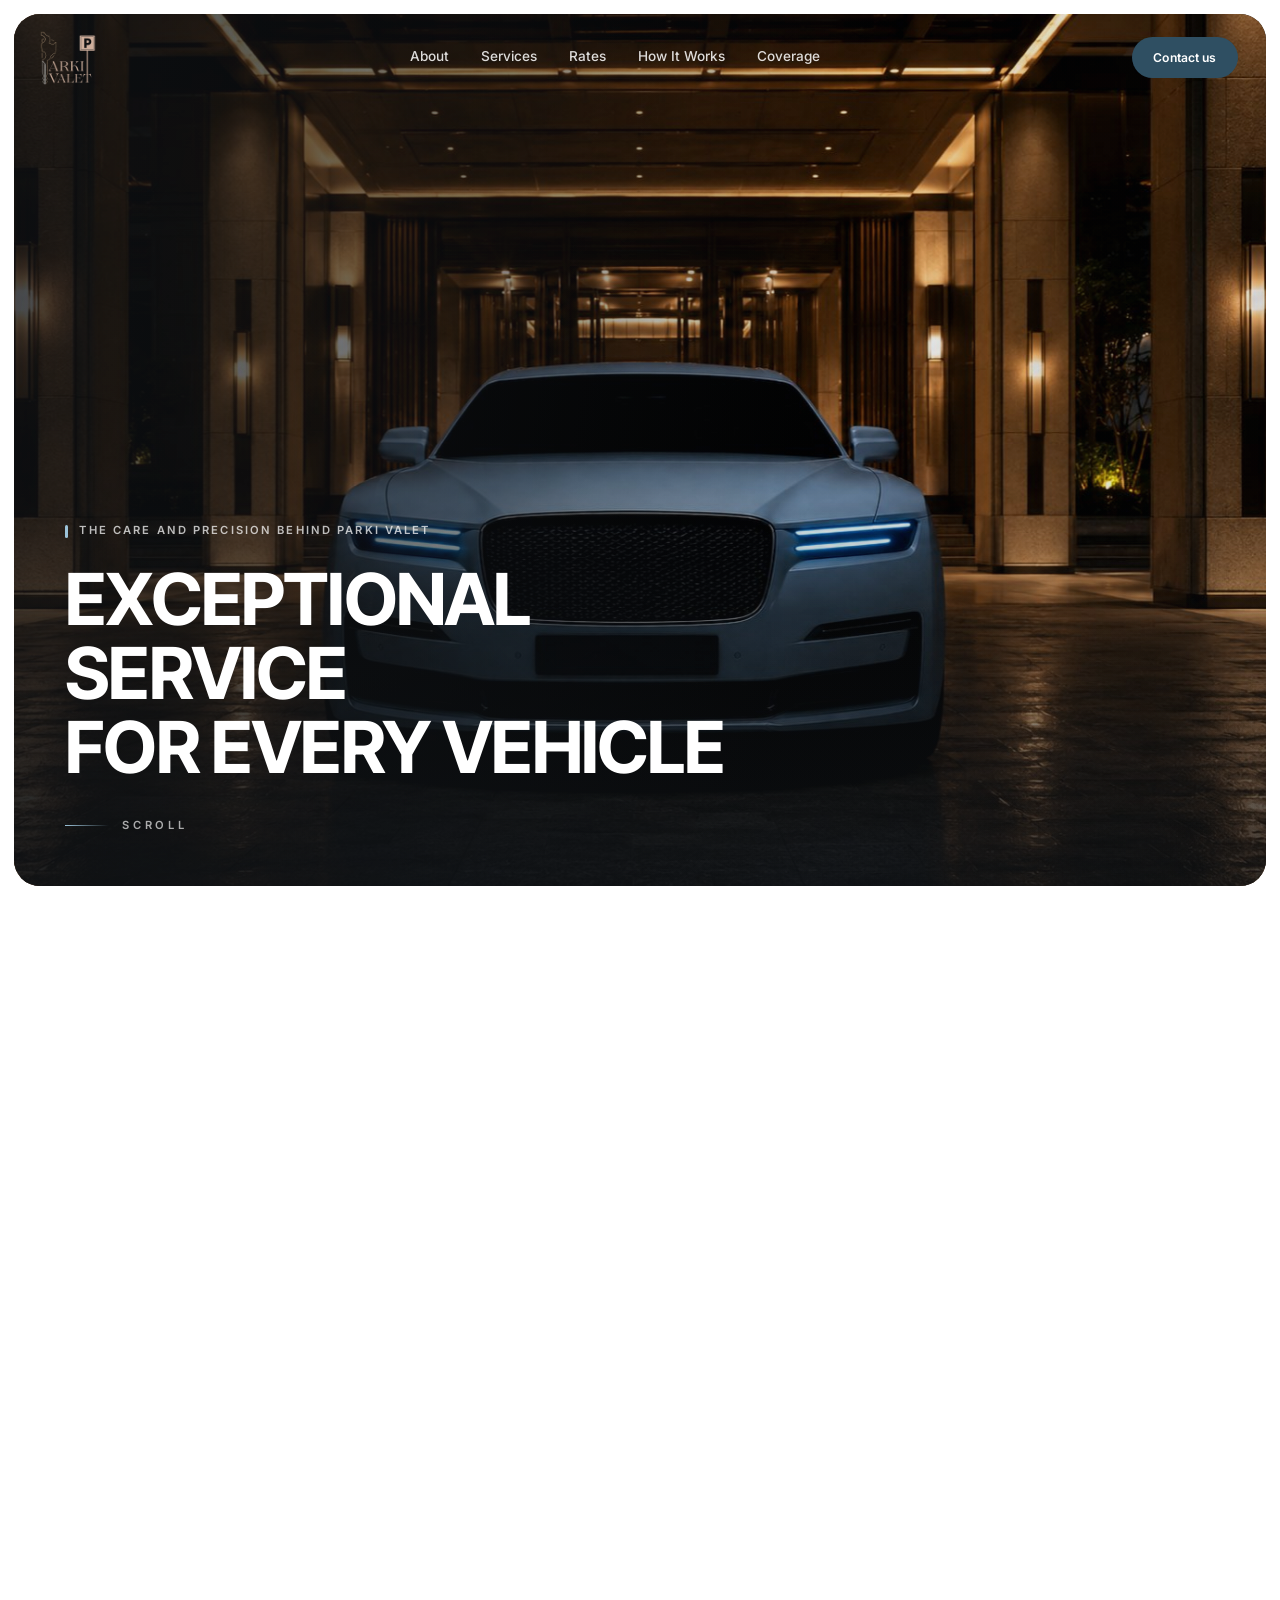
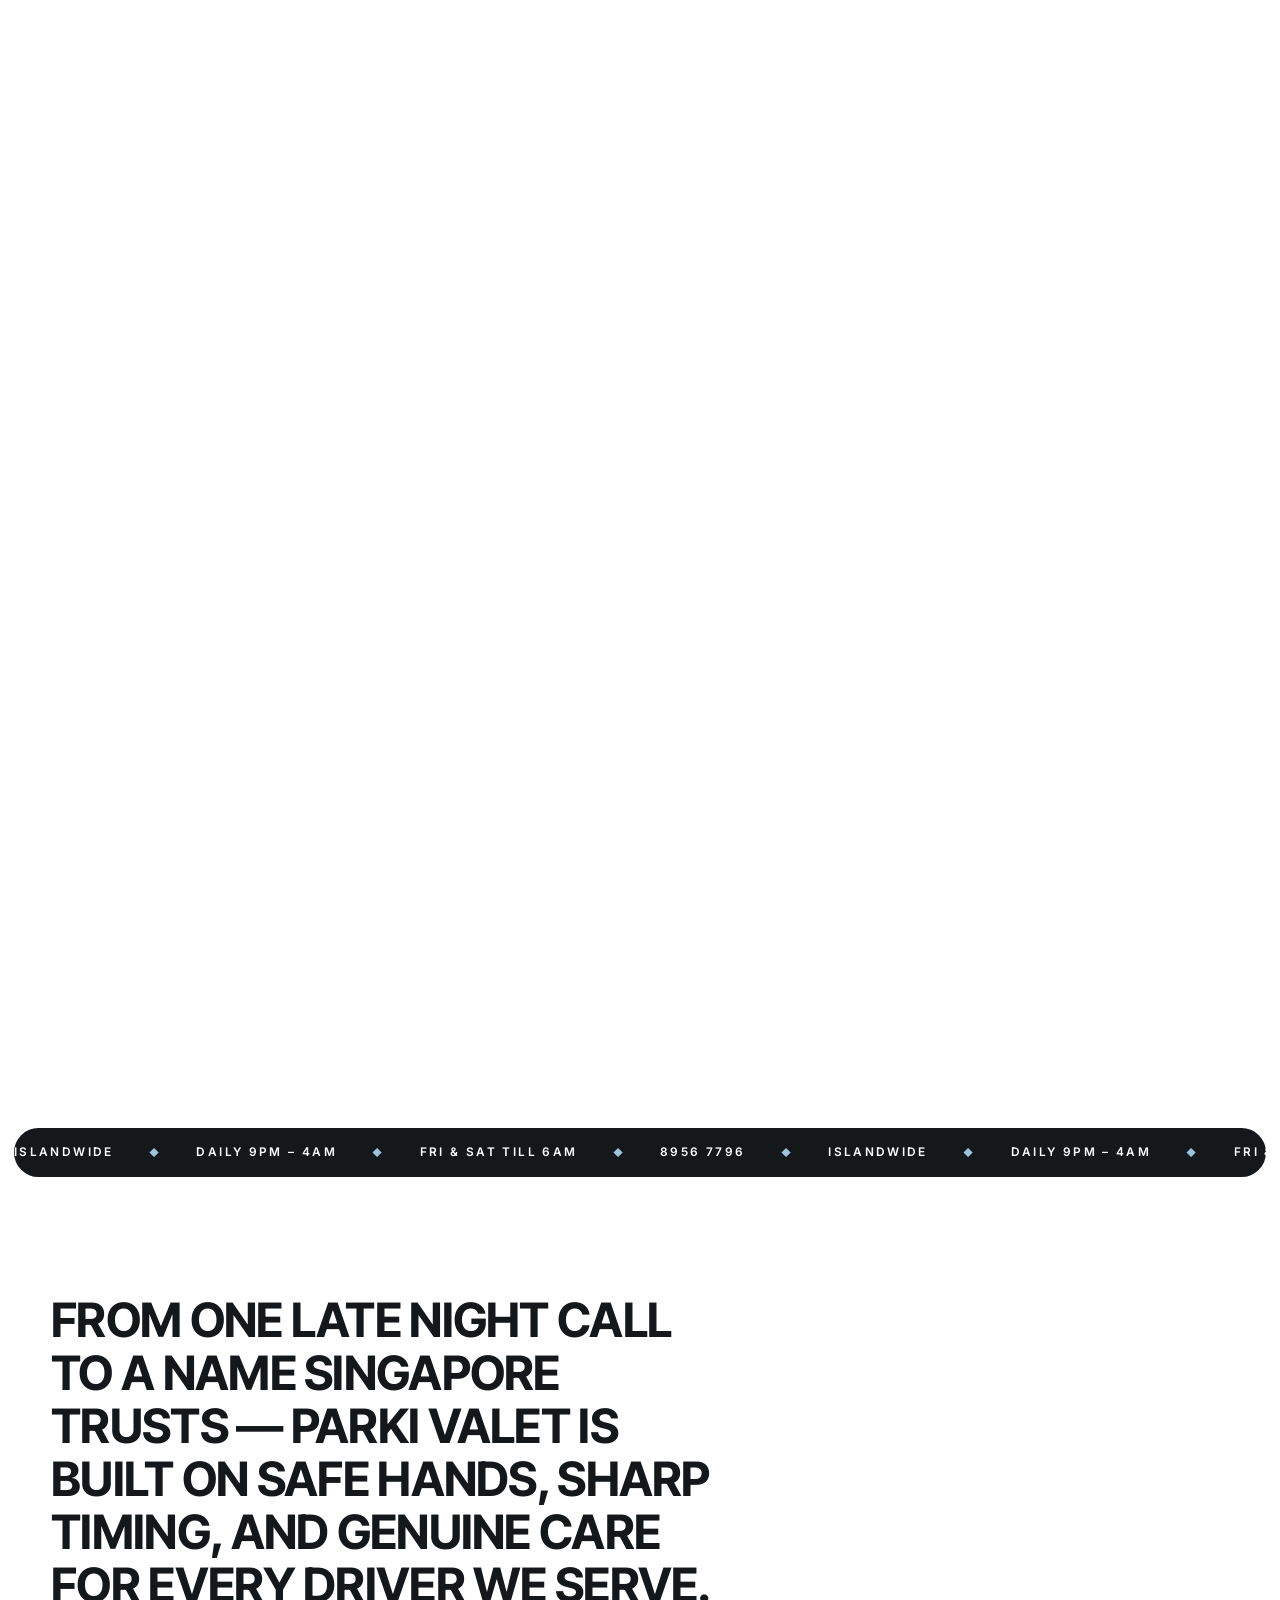
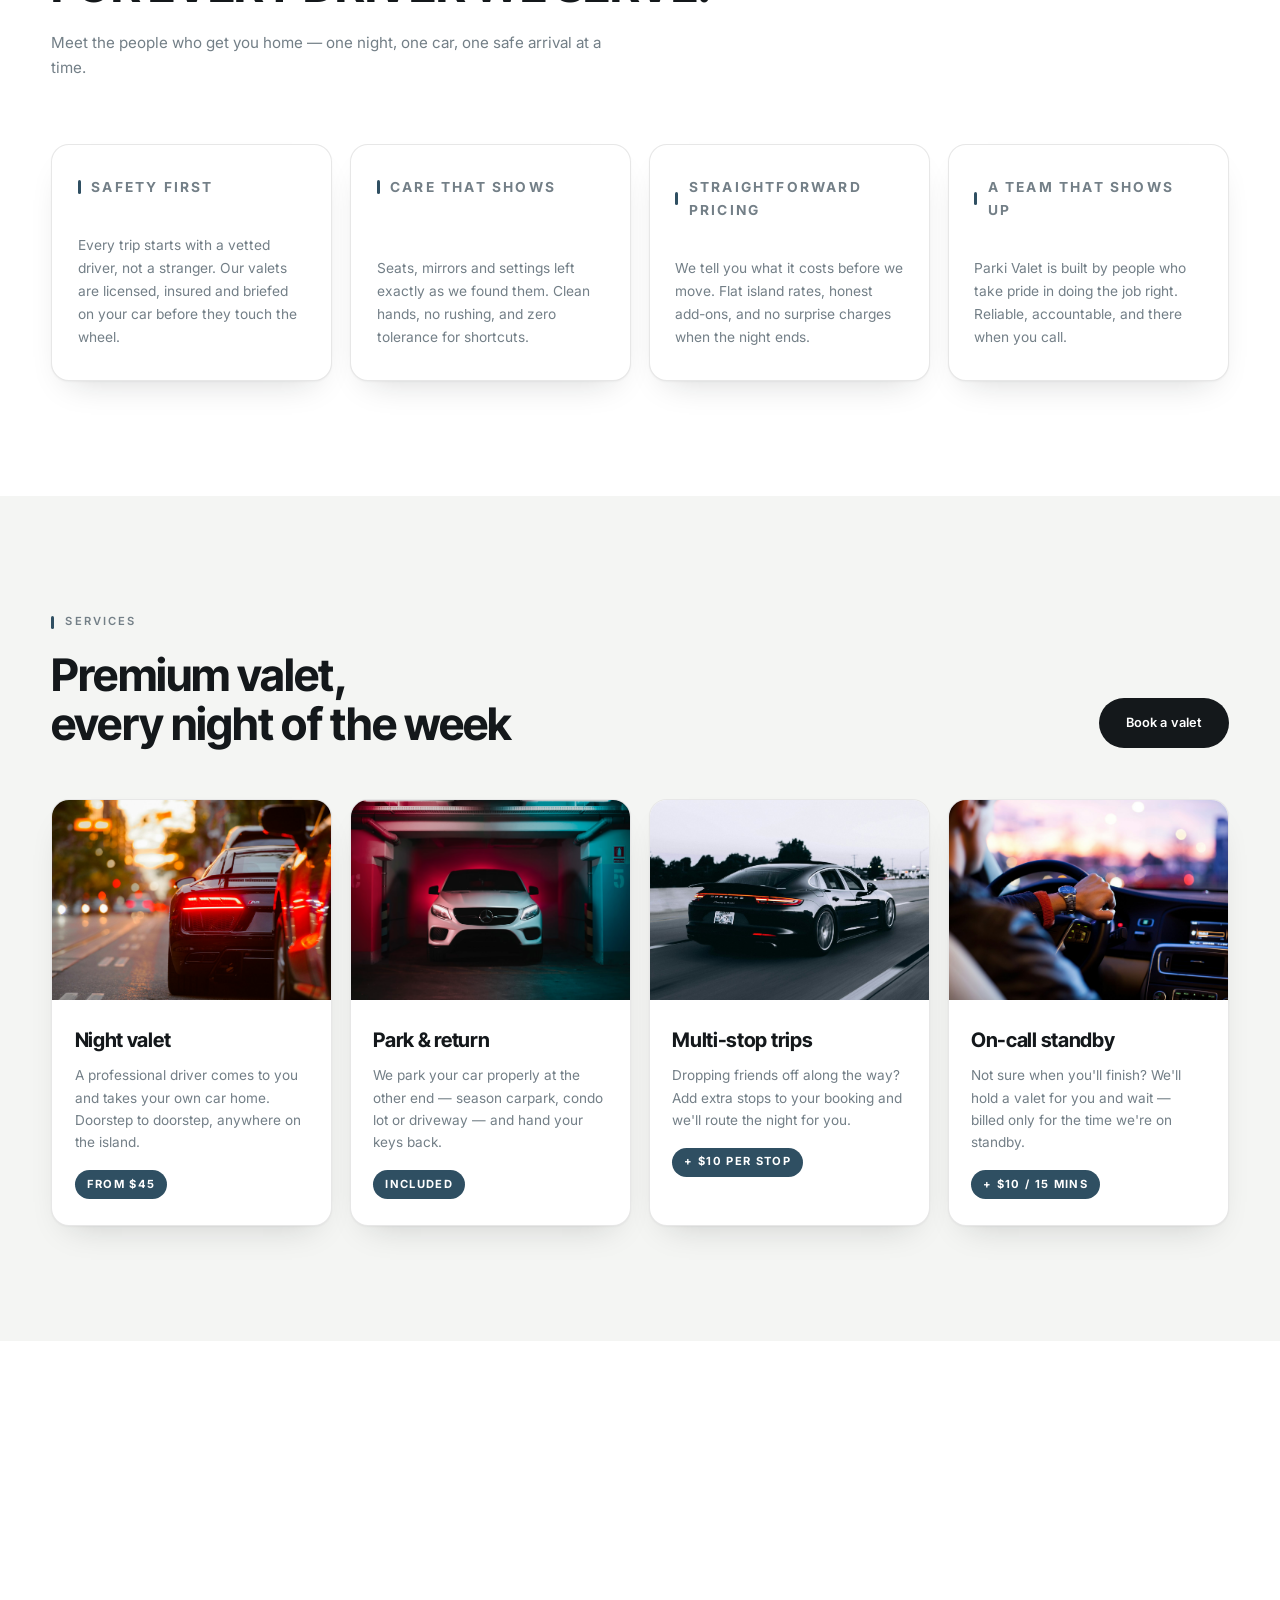
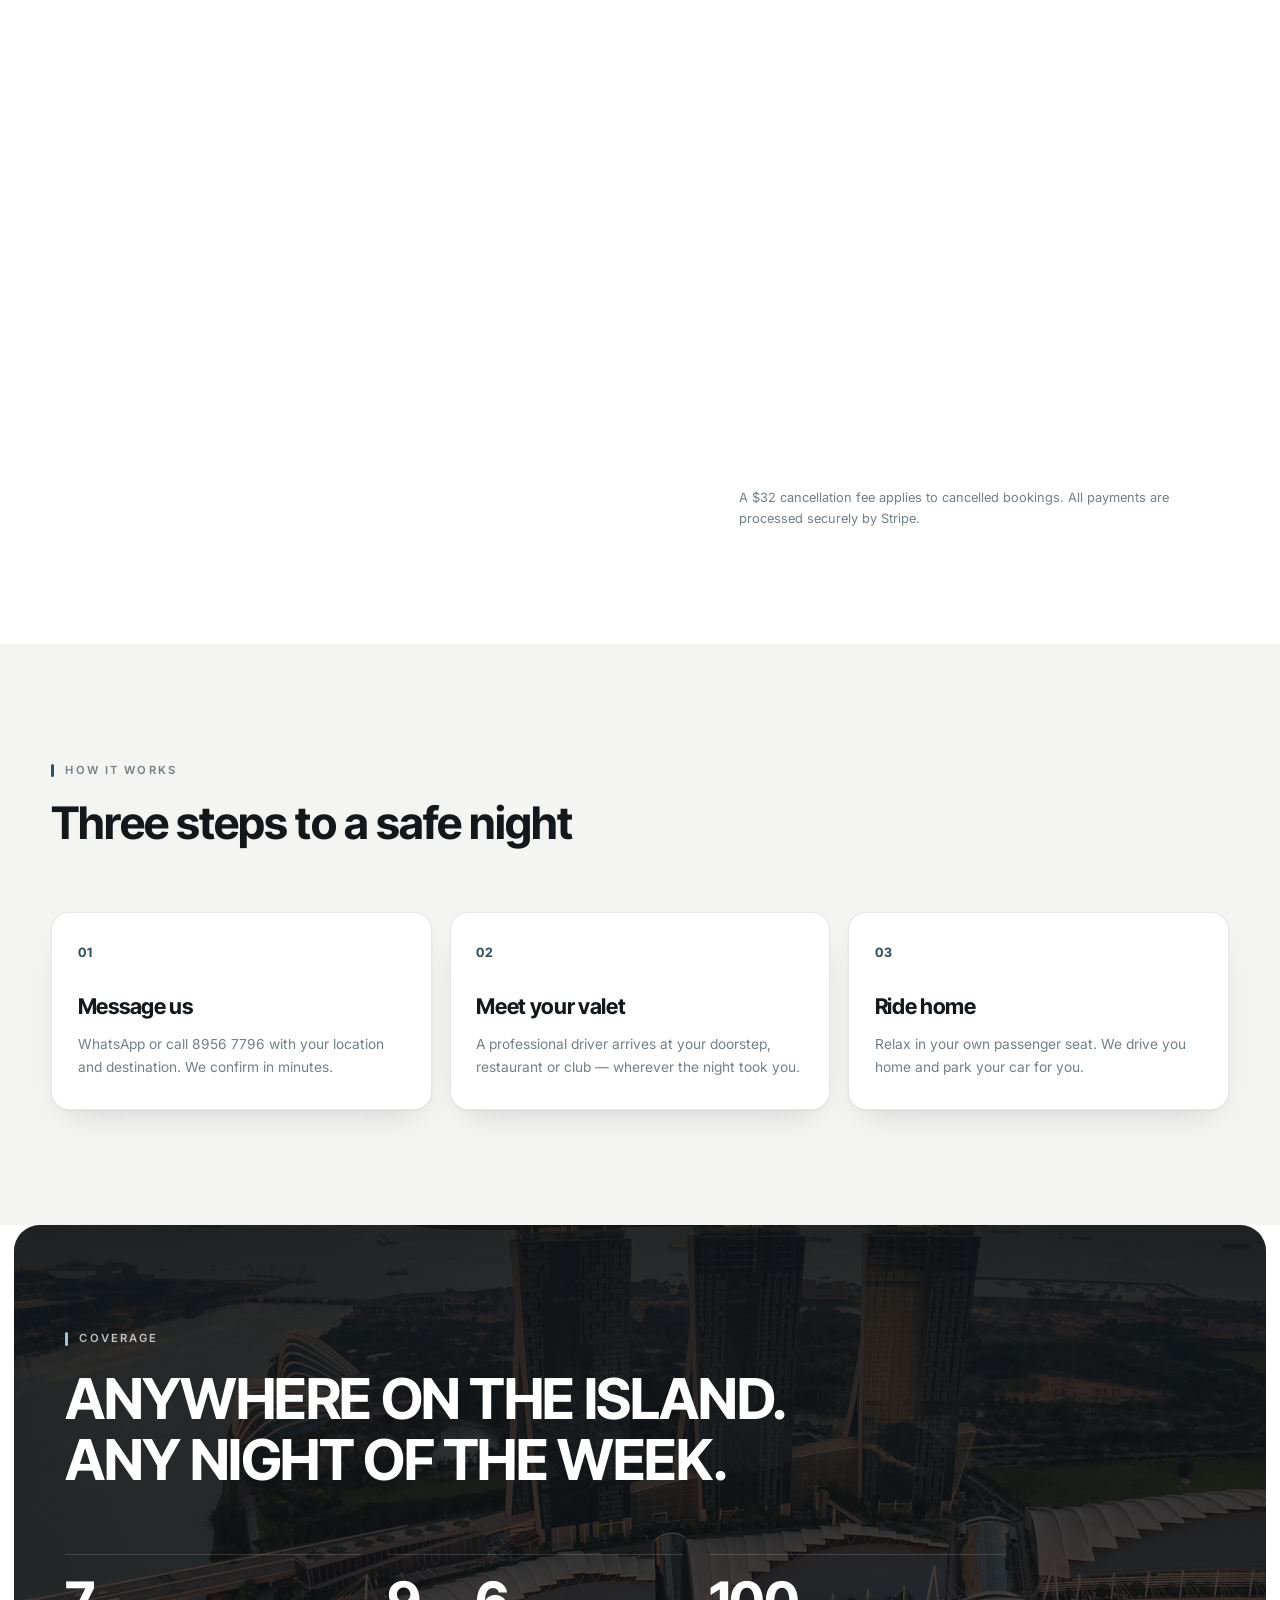
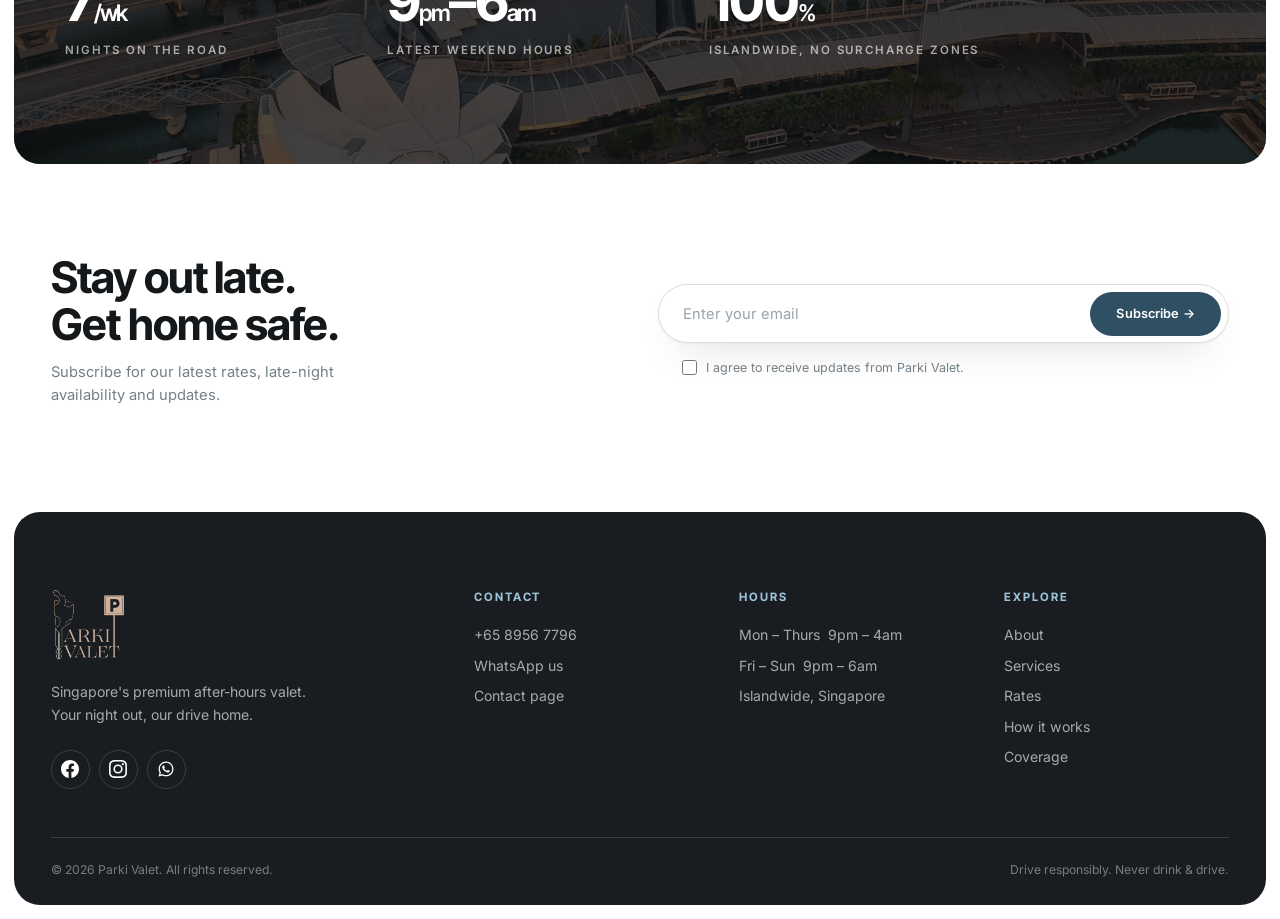
<file: index.html>
<!DOCTYPE html>
<html lang="en">
<head>
  <meta charset="UTF-8" />
  <meta name="viewport" content="width=device-width, initial-scale=1.0" />
  <title>Parki Valet — Premium Valet Service, Islandwide Singapore</title>
  <meta name="description" content="Parki Valet — Singapore's premium after-hours valet service. Islandwide, daily 9pm–4am (Fri & Sat till 6am). Your car home, safely. Call 8956 7796." />
  <link rel="preconnect" href="https://fonts.googleapis.com" />
  <link rel="preconnect" href="https://fonts.gstatic.com" crossorigin />
  <link href="https://fonts.googleapis.com/css2?family=Inter+Tight:wght@400;500;600;700;800&family=Inter:wght@300;400;500;600&display=swap" rel="stylesheet" />
  <link rel="stylesheet" href="style.css?v=10" />
  <link rel="icon" type="image/svg+xml" href='data:image/svg+xml,<svg xmlns="http://www.w3.org/2000/svg" viewBox="0 0 100 100"><rect x="8" y="8" width="84" height="84" rx="18" fill="%232f4f62"/><text x="50" y="72" font-family="Helvetica,Arial,sans-serif" font-weight="bold" font-size="60" fill="%23ffffff" text-anchor="middle">P</text></svg>' />
</head>
<body>

  <!-- ======= PRELOADER ======= -->
  <div class="preloader" id="preloader">
    <div class="preloader__inner">
      <img class="preloader__logo" src="assets/logo-white.png" alt="Parki Valet" />
      <div class="preloader__bar"><span></span></div>
    </div>
  </div>

  <!-- ======= NAV ======= -->
  <nav class="nav" id="nav">
    <div class="nav__inner">
      <a class="nav__logo" href="#top" aria-label="Parki Valet home">
        <img class="nav__logoimg nav__logoimg--light" src="assets/logo-white.png" alt="Parki Valet" />
        <img class="nav__logoimg nav__logoimg--dark" src="assets/logo-nav.png" alt="Parki Valet" />
      </a>
      <div class="nav__links">
        <a href="#about">About</a>
        <a href="#services">Services</a>
        <a href="#rates">Rates</a>
        <a href="#how">How It Works</a>
        <a href="#coverage">Coverage</a>
      </div>
      <a class="btn btn--accent btn--sm nav__cta" href="contact.html">Contact us</a>
      <button class="nav__burger" id="burger" aria-label="Menu">
        <span></span><span></span><span></span>
      </button>
    </div>
  </nav>

  <div class="mobile-menu" id="mobileMenu">
    <a href="#about">About</a>
    <a href="#services">Services</a>
    <a href="#rates">Rates</a>
    <a href="#how">How It Works</a>
    <a href="#coverage">Coverage</a>
    <a class="btn btn--accent" href="contact.html">Contact us</a>
  </div>

  <!-- ======= HERO (scroll transition: hotel -> car park) ======= -->
  <section class="hero" id="top">
    <div class="hero__pin" id="heroPin">
      <div class="hero__card">
        <img class="hero__img hero__img--hotel" id="heroHotel" src="assets/hero1.jpg" alt="Car waiting at a hotel entrance at night" />
        <img class="hero__img hero__img--park" id="heroPark" src="assets/hero2.jpg" alt="The same car parked safely in a car park" />
        <div class="hero__scrim"></div>

        <div class="hero__body" id="heroIntro">
          <p class="tag"><span class="tag__bar"></span>The care and precision behind Parki Valet</p>
          <h1 class="hero__title">
            Exceptional service<br />for every vehicle
          </h1>
          <p class="hero__hint">
            <span class="hero__hint-line"></span>
            Scroll
          </p>
        </div>

        <div class="hero__outro" id="heroOutro">
          <p class="tag"><span class="tag__bar"></span>The Parki promise</p>
          <h2 class="hero__title hero__title--outro">Parked safely.</h2>
          <p class="hero__sub">Professional valets who bring you and your car home safely. Islandwide, every night.</p>
          <div class="hero__cta">
            <a class="btn btn--accent btn--lg" href="https://wa.me/6589567796" target="_blank" rel="noopener">
              <svg viewBox="0 0 24 24" width="18" height="18" fill="currentColor" aria-hidden="true"><path d="M12.04 2c-5.46 0-9.91 4.45-9.91 9.91 0 1.75.46 3.45 1.32 4.95L2.05 22l5.25-1.38a9.87 9.87 0 0 0 4.74 1.21c5.46 0 9.91-4.45 9.91-9.91 0-2.65-1.03-5.14-2.9-7.01A9.82 9.82 0 0 0 12.04 2zm0 18.15c-1.48 0-2.93-.4-4.2-1.15l-.3-.18-3.12.82.83-3.04-.2-.31a8.26 8.26 0 0 1-1.26-4.38c0-4.54 3.7-8.24 8.25-8.24 2.2 0 4.27.86 5.82 2.42a8.18 8.18 0 0 1 2.41 5.83c0 4.54-3.7 8.23-8.23 8.23zm4.52-6.16c-.25-.12-1.47-.72-1.69-.81-.23-.08-.39-.12-.56.13-.17.25-.64.81-.78.97-.14.17-.29.19-.54.06-.25-.12-1.05-.39-1.99-1.23-.74-.66-1.23-1.47-1.38-1.72-.14-.25-.02-.38.11-.51.11-.11.25-.29.37-.43s.17-.25.25-.41c.08-.17.04-.31-.02-.43-.06-.12-.56-1.34-.76-1.84-.2-.48-.41-.42-.56-.43h-.48c-.17 0-.43.06-.66.31-.22.25-.86.85-.86 2.07 0 1.22.89 2.4 1.01 2.56.12.17 1.75 2.67 4.23 3.74.59.26 1.05.41 1.41.52.59.19 1.13.16 1.56.1.48-.07 1.47-.6 1.67-1.18.21-.58.21-1.07.15-1.18-.06-.1-.23-.16-.48-.29z"/></svg>
              Book on WhatsApp
            </a>
            <a class="btn btn--ghost btn--lg" href="tel:+6589567796">Call 8956 7796</a>
          </div>
        </div>
      </div>
    </div>
  </section>

  <!-- ======= MARQUEE ======= -->
  <div class="marquee" aria-hidden="true">
    <div class="marquee__track">
      <span>Islandwide<i>&#9670;</i>Daily 9pm &ndash; 4am<i>&#9670;</i>Fri &amp; Sat till 6am<i>&#9670;</i>8956 7796<i>&#9670;</i></span>
      <span>Islandwide<i>&#9670;</i>Daily 9pm &ndash; 4am<i>&#9670;</i>Fri &amp; Sat till 6am<i>&#9670;</i>8956 7796<i>&#9670;</i></span>
      <span>Islandwide<i>&#9670;</i>Daily 9pm &ndash; 4am<i>&#9670;</i>Fri &amp; Sat till 6am<i>&#9670;</i>8956 7796<i>&#9670;</i></span>
    </div>
  </div>

  <!-- ======= ABOUT / STATEMENT ======= -->
  <section class="section" id="about">
    <div class="container">
      <h2 class="statement reveal">
        From one late night call to a name Singapore trusts &mdash; Parki Valet is
        built on safe hands, sharp timing, and genuine care for every driver we serve.
      </h2>
      <p class="statement__sub reveal">Meet the people who get you home &mdash; one night, one car, one safe arrival at a time.</p>

      <div class="cards">
        <article class="card reveal">
          <p class="card__label"><span class="tag__bar"></span>Safety first</p>
          <p>Every trip starts with a vetted driver, not a stranger. Our valets are licensed, insured and briefed on your car before they touch the wheel.</p>
        </article>
        <article class="card reveal">
          <p class="card__label"><span class="tag__bar"></span>Care that shows</p>
          <p>Seats, mirrors and settings left exactly as we found them. Clean hands, no rushing, and zero tolerance for shortcuts.</p>
        </article>
        <article class="card reveal">
          <p class="card__label"><span class="tag__bar"></span>Straightforward pricing</p>
          <p>We tell you what it costs before we move. Flat island rates, honest add-ons, and no surprise charges when the night ends.</p>
        </article>
        <article class="card reveal">
          <p class="card__label"><span class="tag__bar"></span>A team that shows up</p>
          <p>Parki Valet is built by people who take pride in doing the job right. Reliable, accountable, and there when you call.</p>
        </article>
      </div>
    </div>
  </section>

  <!-- ======= SERVICES ======= -->
  <section class="section services" id="services">
    <div class="container">
      <div class="sec-head reveal">
        <div>
          <p class="tag"><span class="tag__bar"></span>Services</p>
          <h2 class="heading">Premium valet,<br />every night of the week</h2>
        </div>
        <a class="btn btn--dark" href="contact.html">Book a valet</a>
      </div>

      <div class="svc-grid">
        <article class="svc reveal">
          <div class="svc__media"><img src="assets/night-drive.jpg" alt="Car driving through the city at night" loading="lazy" /></div>
          <div class="svc__body">
            <h3>Night valet</h3>
            <p>A professional driver comes to you and takes your own car home. Doorstep to doorstep, anywhere on the island.</p>
            <span class="svc__meta">From $45</span>
          </div>
        </article>
        <article class="svc reveal">
          <div class="svc__media"><img src="assets/garage.jpg" alt="Car parked in a covered car park" loading="lazy" /></div>
          <div class="svc__body">
            <h3>Park &amp; return</h3>
            <p>We park your car properly at the other end &mdash; season carpark, condo lot or driveway &mdash; and hand your keys back.</p>
            <span class="svc__meta">Included</span>
          </div>
        </article>
        <article class="svc reveal">
          <div class="svc__media"><img src="assets/car-highway.jpg" alt="Car on the expressway at dusk" loading="lazy" /></div>
          <div class="svc__body">
            <h3>Multi-stop trips</h3>
            <p>Dropping friends off along the way? Add extra stops to your booking and we'll route the night for you.</p>
            <span class="svc__meta">+ $10 per stop</span>
          </div>
        </article>
        <article class="svc reveal">
          <div class="svc__media"><img src="assets/driver.jpg" alt="Valet driving a customer's car" loading="lazy" /></div>
          <div class="svc__body">
            <h3>On-call standby</h3>
            <p>Not sure when you'll finish? We'll hold a valet for you and wait &mdash; billed only for the time we're on standby.</p>
            <span class="svc__meta">+ $10 / 15 mins</span>
          </div>
        </article>
      </div>
    </div>
  </section>

  <!-- ======= SHOP / RATES ======= -->
  <!--
    ============================================================
    STRIPE SETUP — read me
    ------------------------------------------------------------
    Each product below has a .buy-slot with two data attributes:
        data-stripe-buy-button-id="..."
        data-stripe-publishable-key="..."
    1. In Stripe: create a Product + price, then a Buy Button
       (Stripe Dashboard -> Product catalog -> Buy button).
    2. Copy its "buy-button-id" (starts with buy_btn_...) and your
       publishable key (pk_live_... or pk_test_...).
    3. Paste them into the matching data-* attributes below.
    The page auto-swaps the "Book & pay" fallback for the real
    Stripe button as soon as both values are filled in.
    The same publishable key is reused for every product.
    ============================================================
  -->
  <section class="section rates" id="rates">
    <div class="container">
      <div class="sec-head reveal">
        <div>
          <p class="tag"><span class="tag__bar"></span>Book &amp; pay online</p>
          <h2 class="heading">Reserve your valet<br />in a few taps</h2>
        </div>
        <a class="btn btn--dark" href="https://wa.me/6589567796" target="_blank" rel="noopener">Prefer to chat? WhatsApp us</a>
      </div>

      <div class="shop-grid">
        <!-- Featured product -->
        <article class="shop-card shop-card--main reveal">
          <div class="shop-card__badge">Most booked</div>
          <div class="shop-card__body">
            <p class="tag"><span class="tag__bar"></span>Valet service</p>
            <h3 class="shop-card__title">Night Valet</h3>
            <p class="shop-card__desc">A professional driver comes to you and takes your own car home &mdash; doorstep to doorstep, anywhere on the island.</p>
            <ul class="rate-list">
              <li>9pm &ndash; 4am &nbsp;(Mon &ndash; Thurs)</li>
              <li>9pm &ndash; 6am &nbsp;(Fri &ndash; Sun)</li>
              <li>Islandwide, no surcharge zones</li>
            </ul>
          </div>
          <div class="shop-card__foot">
            <div class="shop-card__price"><span>$</span>45<small>/ trip</small></div>
            <div class="buy-slot"
                 data-stripe-buy-button-id="REPLACE_WITH_BUY_BUTTON_ID"
                 data-stripe-publishable-key="REPLACE_WITH_PUBLISHABLE_KEY">
              <a class="btn btn--accent btn--lg buy-fallback" href="https://wa.me/6589567796" target="_blank" rel="noopener">Book &amp; pay</a>
            </div>
          </div>
        </article>

        <!-- Add-ons column -->
        <div class="shop-side">
          <article class="shop-card shop-card--addon reveal">
            <div class="shop-card__body">
              <h3 class="shop-card__title">Additional location</h3>
              <p class="shop-card__desc">Extra pickup or drop-off stop along the way.</p>
            </div>
            <div class="shop-card__foot">
              <div class="shop-card__price shop-card__price--sm"><span>+$</span>10</div>
              <div class="buy-slot"
                   data-stripe-buy-button-id="REPLACE_WITH_BUY_BUTTON_ID"
                   data-stripe-publishable-key="REPLACE_WITH_PUBLISHABLE_KEY">
                <a class="btn btn--dark buy-fallback" href="https://wa.me/6589567796" target="_blank" rel="noopener">Add</a>
              </div>
            </div>
          </article>

          <article class="shop-card shop-card--addon reveal">
            <div class="shop-card__body">
              <h3 class="shop-card__title">Waiting time</h3>
              <p class="shop-card__desc">Per 15 minutes on standby, billed only if you need us to wait.</p>
            </div>
            <div class="shop-card__foot">
              <div class="shop-card__price shop-card__price--sm"><span>+$</span>10</div>
              <div class="buy-slot"
                   data-stripe-buy-button-id="REPLACE_WITH_BUY_BUTTON_ID"
                   data-stripe-publishable-key="REPLACE_WITH_PUBLISHABLE_KEY">
                <a class="btn btn--dark buy-fallback" href="https://wa.me/6589567796" target="_blank" rel="noopener">Add</a>
              </div>
            </div>
          </article>

          <p class="shop-note">A $32 cancellation fee applies to cancelled bookings. All payments are processed securely by Stripe.</p>
        </div>
      </div>
    </div>
  </section>

  <!-- ======= HOW IT WORKS ======= -->
  <section class="section how" id="how">
    <div class="container">
      <div class="sec-head reveal">
        <div>
          <p class="tag"><span class="tag__bar"></span>How it works</p>
          <h2 class="heading">Three steps to a safe night</h2>
        </div>
      </div>

      <div class="cards cards--3">
        <article class="card card--step reveal">
          <span class="card__num">01</span>
          <h3>Message us</h3>
          <p>WhatsApp or call 8956 7796 with your location and destination. We confirm in minutes.</p>
        </article>
        <article class="card card--step reveal">
          <span class="card__num">02</span>
          <h3>Meet your valet</h3>
          <p>A professional driver arrives at your doorstep, restaurant or club &mdash; wherever the night took you.</p>
        </article>
        <article class="card card--step reveal">
          <span class="card__num">03</span>
          <h3>Ride home</h3>
          <p>Relax in your own passenger seat. We drive you home and park your car for you.</p>
        </article>
      </div>
    </div>
  </section>

  <!-- ======= COVERAGE ======= -->
  <section class="coverage" id="coverage">
    <div class="coverage__card">
      <div class="coverage__bg" data-parallax>
        <img src="assets/singapore.jpg" alt="Aerial view of Singapore, Marina Bay" loading="lazy" />
      </div>
      <div class="coverage__scrim"></div>
      <div class="coverage__body">
        <p class="tag"><span class="tag__bar"></span>Coverage</p>
        <h2 class="coverage__title">Anywhere on the island.<br />Any night of the week.</h2>
        <div class="coverage__stats">
          <div class="cstat reveal">
            <span class="cstat__value">7<small>/wk</small></span>
            <span class="cstat__label">Nights on the road</span>
          </div>
          <div class="cstat reveal">
            <span class="cstat__value">9<small>pm</small>&ndash;6<small>am</small></span>
            <span class="cstat__label">Latest weekend hours</span>
          </div>
          <div class="cstat reveal">
            <span class="cstat__value">100<small>%</small></span>
            <span class="cstat__label">Islandwide, no surcharge zones</span>
          </div>
        </div>
      </div>
    </div>
  </section>

  <!-- ======= NEWSLETTER ======= -->
  <section class="newsletter">
    <div class="container newsletter__inner">
      <div class="newsletter__text reveal">
        <h2>Stay out late.<br />Get home safe.</h2>
        <p>Subscribe for our latest rates, late-night availability and updates.</p>
      </div>
      <form class="newsletter__form reveal" id="newsletterForm" novalidate>
        <div class="newsletter__row">
          <input type="email" id="newsletterEmail" placeholder="Enter your email" aria-label="Email address" required />
          <button class="btn btn--accent" type="submit">Subscribe&nbsp;&rarr;</button>
        </div>
        <label class="newsletter__consent">
          <input type="checkbox" required />
          <span>I agree to receive updates from Parki Valet.</span>
        </label>
        <p class="newsletter__done" hidden>Thank you &mdash; you're on the list. See you tonight.</p>
      </form>
    </div>
  </section>

  <!-- ======= FOOTER ======= -->
  <footer class="footer">
    <div class="container">
      <div class="footer__grid">
        <div class="footer__brand">
          <a href="#top"><img class="footer__logoimg" src="assets/logo-white.png" alt="Parki Valet" /></a>
          <p>Singapore's premium after-hours valet.<br />Your night out, our drive home.</p>
          <div class="footer__socials">
            <a href="https://www.facebook.com/profile.php?id=61580535384326" target="_blank" rel="noopener" aria-label="Parki Valet on Facebook">
              <svg viewBox="0 0 24 24" width="18" height="18" fill="currentColor"><path d="M24 12.07C24 5.4 18.63 0 12 0S0 5.4 0 12.07C0 18.1 4.39 23.09 10.13 24v-8.44H7.08v-3.49h3.04V9.41c0-3.02 1.8-4.7 4.54-4.7 1.31 0 2.68.24 2.68.24v2.97h-1.5c-1.5 0-1.96.93-1.96 1.89v2.26h3.32l-.53 3.49h-2.8V24C19.62 23.09 24 18.1 24 12.07z"/></svg>
            </a>
            <a href="https://www.instagram.com/parkivalet/" target="_blank" rel="noopener" aria-label="Parki Valet on Instagram">
              <svg viewBox="0 0 24 24" width="18" height="18" fill="currentColor"><path d="M12 2.16c3.2 0 3.58.01 4.85.07 1.17.05 1.8.25 2.23.41.56.22.96.48 1.38.9.42.42.68.82.9 1.38.16.42.36 1.06.41 2.23.06 1.27.07 1.65.07 4.85s-.01 3.58-.07 4.85c-.05 1.17-.25 1.8-.41 2.23-.22.56-.48.96-.9 1.38-.42.42-.82.68-1.38.9-.42.16-1.06.36-2.23.41-1.27.06-1.65.07-4.85.07s-3.58-.01-4.85-.07c-1.17-.05-1.8-.25-2.23-.41a3.72 3.72 0 0 1-1.38-.9 3.72 3.72 0 0 1-.9-1.38c-.16-.42-.36-1.06-.41-2.23-.06-1.27-.07-1.65-.07-4.85s.01-3.58.07-4.85c.05-1.17.25-1.8.41-2.23.22-.56.48-.96.9-1.38.42-.42.82-.68 1.38-.9.42-.16 1.06-.36 2.23-.41 1.27-.06 1.65-.07 4.85-.07zM12 0C8.74 0 8.33.01 7.05.07 5.78.13 4.9.33 4.14.63a5.88 5.88 0 0 0-2.13 1.38A5.88 5.88 0 0 0 .63 4.14C.33 4.9.13 5.78.07 7.05.01 8.33 0 8.74 0 12s.01 3.67.07 4.95c.06 1.27.26 2.15.56 2.91.31.8.72 1.48 1.38 2.13a5.88 5.88 0 0 0 2.13 1.38c.76.3 1.64.5 2.91.56C8.33 23.99 8.74 24 12 24s3.67-.01 4.95-.07c1.27-.06 2.15-.26 2.91-.56a5.88 5.88 0 0 0 2.13-1.38 5.88 5.88 0 0 0 1.38-2.13c.3-.76.5-1.64.56-2.91.06-1.28.07-1.69.07-4.95s-.01-3.67-.07-4.95c-.06-1.27-.26-2.15-.56-2.91a5.88 5.88 0 0 0-1.38-2.13A5.88 5.88 0 0 0 19.86.63c-.76-.3-1.64-.5-2.91-.56C15.67.01 15.26 0 12 0zm0 5.84a6.16 6.16 0 1 0 0 12.32 6.16 6.16 0 0 0 0-12.32zM12 16a4 4 0 1 1 0-8 4 4 0 0 1 0 8zm7.85-10.4a1.44 1.44 0 1 1-2.88 0 1.44 1.44 0 0 1 2.88 0z"/></svg>
            </a>
            <a href="https://wa.me/6589567796" target="_blank" rel="noopener" aria-label="Parki Valet on WhatsApp">
              <svg viewBox="0 0 24 24" width="18" height="18" fill="currentColor"><path d="M12.04 2c-5.46 0-9.91 4.45-9.91 9.91 0 1.75.46 3.45 1.32 4.95L2.05 22l5.25-1.38a9.87 9.87 0 0 0 4.74 1.21c5.46 0 9.91-4.45 9.91-9.91 0-2.65-1.03-5.14-2.9-7.01A9.82 9.82 0 0 0 12.04 2zm0 18.15c-1.48 0-2.93-.4-4.2-1.15l-.3-.18-3.12.82.83-3.04-.2-.31a8.26 8.26 0 0 1-1.26-4.38c0-4.54 3.7-8.24 8.25-8.24 2.2 0 4.27.86 5.82 2.42a8.18 8.18 0 0 1 2.41 5.83c0 4.54-3.7 8.23-8.23 8.23zm4.52-6.16c-.25-.12-1.47-.72-1.69-.81-.23-.08-.39-.12-.56.13-.17.25-.64.81-.78.97-.14.17-.29.19-.54.06-.25-.12-1.05-.39-1.99-1.23-.74-.66-1.23-1.47-1.38-1.72-.14-.25-.02-.38.11-.51.11-.11.25-.29.37-.43s.17-.25.25-.41c.08-.17.04-.31-.02-.43-.06-.12-.56-1.34-.76-1.84-.2-.48-.41-.42-.56-.43h-.48c-.17 0-.43.06-.66.31-.22.25-.86.85-.86 2.07 0 1.22.89 2.4 1.01 2.56.12.17 1.75 2.67 4.23 3.74.59.26 1.05.41 1.41.52.59.19 1.13.16 1.56.1.48-.07 1.47-.6 1.67-1.18.21-.58.21-1.07.15-1.18-.06-.1-.23-.16-.48-.29z"/></svg>
            </a>
          </div>
        </div>

        <div class="footer__col">
          <h4>Contact</h4>
          <a href="tel:+6589567796">+65 8956 7796</a>
          <a href="https://wa.me/6589567796" target="_blank" rel="noopener">WhatsApp us</a>
          <a href="contact.html">Contact page</a>
        </div>

        <div class="footer__col">
          <h4>Hours</h4>
          <p>Mon &ndash; Thurs &nbsp;9pm &ndash; 4am</p>
          <p>Fri &ndash; Sun &nbsp;9pm &ndash; 6am</p>
          <p>Islandwide, Singapore</p>
        </div>

        <div class="footer__col">
          <h4>Explore</h4>
          <a href="#about">About</a>
          <a href="#services">Services</a>
          <a href="#rates">Rates</a>
          <a href="#how">How it works</a>
          <a href="#coverage">Coverage</a>
        </div>
      </div>

      <div class="footer__bar">
        <span>&copy; 2026 Parki Valet. All rights reserved.</span>
        <span>Drive responsibly. Never drink &amp; drive.</span>
      </div>
    </div>
  </footer>

  <!-- Floating WhatsApp -->
  <a class="fab" href="https://wa.me/6589567796" target="_blank" rel="noopener" aria-label="Chat on WhatsApp">
    <svg viewBox="0 0 24 24" width="24" height="24" fill="currentColor"><path d="M12.04 2c-5.46 0-9.91 4.45-9.91 9.91 0 1.75.46 3.45 1.32 4.95L2.05 22l5.25-1.38a9.87 9.87 0 0 0 4.74 1.21c5.46 0 9.91-4.45 9.91-9.91 0-2.65-1.03-5.14-2.9-7.01A9.82 9.82 0 0 0 12.04 2zm0 18.15c-1.48 0-2.93-.4-4.2-1.15l-.3-.18-3.12.82.83-3.04-.2-.31a8.26 8.26 0 0 1-1.26-4.38c0-4.54 3.7-8.24 8.25-8.24 2.2 0 4.27.86 5.82 2.42a8.18 8.18 0 0 1 2.41 5.83c0 4.54-3.7 8.23-8.23 8.23zm4.52-6.16c-.25-.12-1.47-.72-1.69-.81-.23-.08-.39-.12-.56.13-.17.25-.64.81-.78.97-.14.17-.29.19-.54.06-.25-.12-1.05-.39-1.99-1.23-.74-.66-1.23-1.47-1.38-1.72-.14-.25-.02-.38.11-.51.11-.11.25-.29.37-.43s.17-.25.25-.41c.08-.17.04-.31-.02-.43-.06-.12-.56-1.34-.76-1.84-.2-.48-.41-.42-.56-.43h-.48c-.17 0-.43.06-.66.31-.22.25-.86.85-.86 2.07 0 1.22.89 2.4 1.01 2.56.12.17 1.75 2.67 4.23 3.74.59.26 1.05.41 1.41.52.59.19 1.13.16 1.56.1.48-.07 1.47-.6 1.67-1.18.21-.58.21-1.07.15-1.18-.06-.1-.23-.16-.48-.29z"/></svg>
  </a>

  <script src="script.js?v=10"></script>
</body>
</html>
</file>
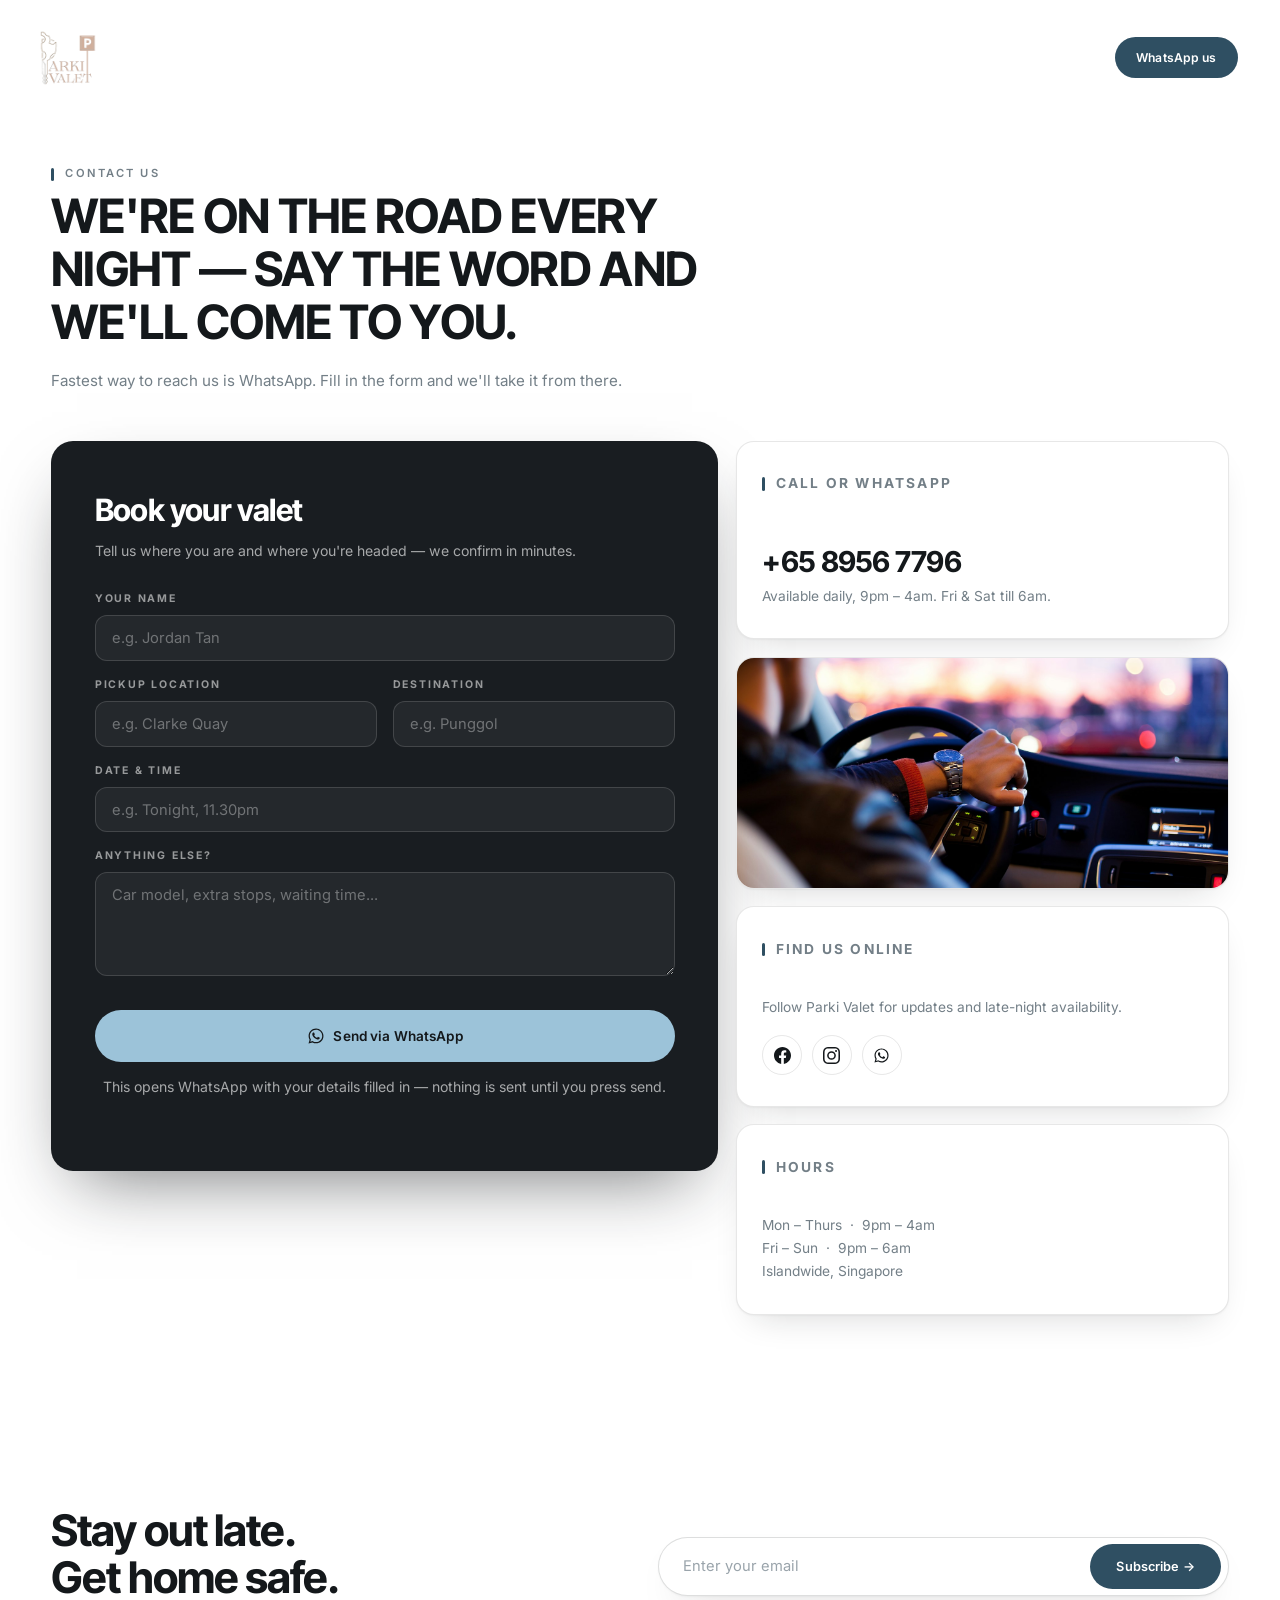
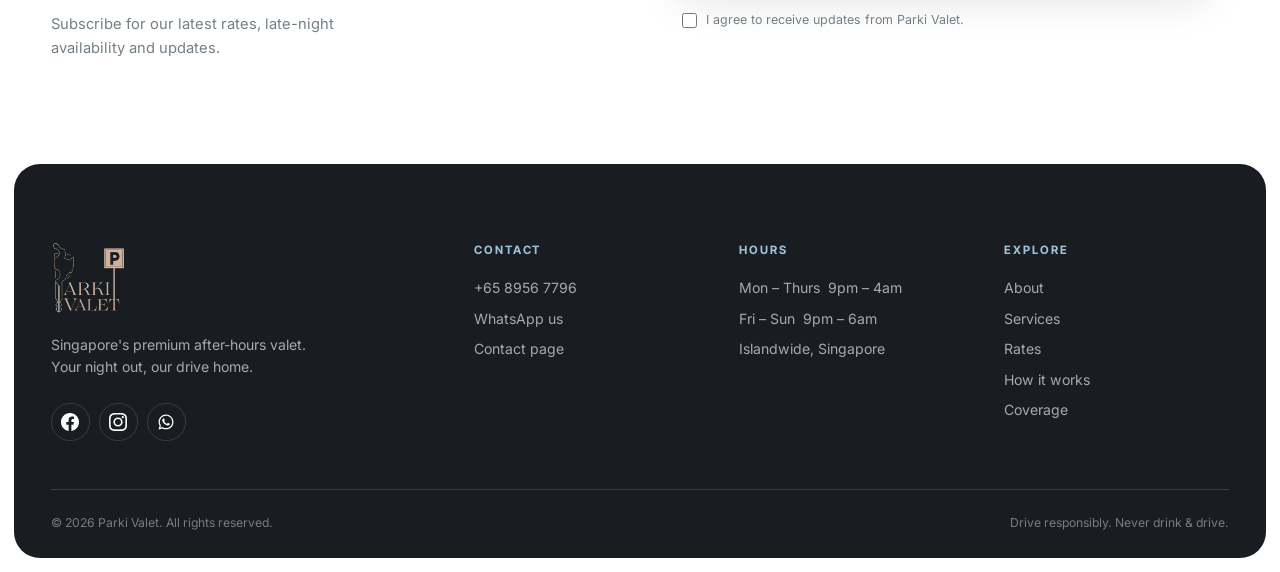
<file: contact.html>
<!DOCTYPE html>
<html lang="en">
<head>
  <meta charset="UTF-8" />
  <meta name="viewport" content="width=device-width, initial-scale=1.0" />
  <title>Contact Us — Parki Valet</title>
  <meta name="description" content="Contact Parki Valet — Singapore's premium after-hours valet. WhatsApp or call 8956 7796. Islandwide, daily 9pm–4am (Fri & Sat till 6am)." />
  <link rel="preconnect" href="https://fonts.googleapis.com" />
  <link rel="preconnect" href="https://fonts.gstatic.com" crossorigin />
  <link href="https://fonts.googleapis.com/css2?family=Inter+Tight:wght@400;500;600;700;800&family=Inter:wght@300;400;500;600&display=swap" rel="stylesheet" />
  <link rel="stylesheet" href="style.css?v=10" />
  <link rel="icon" type="image/svg+xml" href='data:image/svg+xml,<svg xmlns="http://www.w3.org/2000/svg" viewBox="0 0 100 100"><rect x="8" y="8" width="84" height="84" rx="18" fill="%232f4f62"/><text x="50" y="72" font-family="Helvetica,Arial,sans-serif" font-weight="bold" font-size="60" fill="%23ffffff" text-anchor="middle">P</text></svg>' />
</head>
<body>

  <!-- ======= PRELOADER ======= -->
  <div class="preloader" id="preloader">
    <div class="preloader__inner">
      <img class="preloader__logo" src="assets/logo-white.png" alt="Parki Valet" />
      <div class="preloader__bar"><span></span></div>
    </div>
  </div>

  <!-- ======= NAV ======= -->
  <nav class="nav scrolled" id="nav">
    <div class="nav__inner">
      <a class="nav__logo" href="index.html" aria-label="Parki Valet home">
        <img class="nav__logoimg nav__logoimg--light" src="assets/logo-white.png" alt="Parki Valet" />
        <img class="nav__logoimg nav__logoimg--dark" src="assets/logo-nav.png" alt="Parki Valet" />
      </a>
      <div class="nav__links">
        <a href="index.html#about">About</a>
        <a href="index.html#services">Services</a>
        <a href="index.html#rates">Rates</a>
        <a href="index.html#how">How It Works</a>
        <a href="index.html#coverage">Coverage</a>
      </div>
      <a class="btn btn--accent btn--sm nav__cta" href="https://wa.me/6589567796" target="_blank" rel="noopener">WhatsApp us</a>
      <button class="nav__burger" id="burger" aria-label="Menu">
        <span></span><span></span><span></span>
      </button>
    </div>
  </nav>

  <div class="mobile-menu" id="mobileMenu">
    <a href="index.html#about">About</a>
    <a href="index.html#services">Services</a>
    <a href="index.html#rates">Rates</a>
    <a href="index.html#how">How It Works</a>
    <a href="index.html#coverage">Coverage</a>
    <a class="btn btn--accent" href="https://wa.me/6589567796" target="_blank" rel="noopener">WhatsApp us</a>
  </div>

  <!-- ======= PAGE HERO ======= -->
  <header class="page-hero">
    <div class="container">
      <p class="tag reveal"><span class="tag__bar"></span>Contact us</p>
      <h1 class="statement reveal">We're on the road every night &mdash; say the word and we'll come to you.</h1>
      <p class="statement__sub reveal">Fastest way to reach us is WhatsApp. Fill in the form and we'll take it from there.</p>
    </div>
  </header>

  <!-- ======= CONTACT ======= -->
  <main class="container contact-grid">
    <form class="contact-form reveal" id="contactForm" novalidate>
      <h3>Book your valet</h3>
      <p>Tell us where you are and where you're headed &mdash; we confirm in minutes.</p>

      <div class="field">
        <label for="cfName">Your name</label>
        <input id="cfName" type="text" placeholder="e.g. Jordan Tan" autocomplete="name" />
      </div>
      <div class="field-row">
        <div class="field">
          <label for="cfPickup">Pickup location</label>
          <input id="cfPickup" type="text" placeholder="e.g. Clarke Quay" />
        </div>
        <div class="field">
          <label for="cfDest">Destination</label>
          <input id="cfDest" type="text" placeholder="e.g. Punggol" />
        </div>
      </div>
      <div class="field">
        <label for="cfWhen">Date &amp; time</label>
        <input id="cfWhen" type="text" placeholder="e.g. Tonight, 11.30pm" />
      </div>
      <div class="field">
        <label for="cfNotes">Anything else?</label>
        <textarea id="cfNotes" placeholder="Car model, extra stops, waiting time..."></textarea>
      </div>

      <button class="btn btn--accent btn--lg" type="submit">
        <svg viewBox="0 0 24 24" width="18" height="18" fill="currentColor" aria-hidden="true"><path d="M12.04 2c-5.46 0-9.91 4.45-9.91 9.91 0 1.75.46 3.45 1.32 4.95L2.05 22l5.25-1.38a9.87 9.87 0 0 0 4.74 1.21c5.46 0 9.91-4.45 9.91-9.91 0-2.65-1.03-5.14-2.9-7.01A9.82 9.82 0 0 0 12.04 2zm0 18.15c-1.48 0-2.93-.4-4.2-1.15l-.3-.18-3.12.82.83-3.04-.2-.31a8.26 8.26 0 0 1-1.26-4.38c0-4.54 3.7-8.24 8.25-8.24 2.2 0 4.27.86 5.82 2.42a8.18 8.18 0 0 1 2.41 5.83c0 4.54-3.7 8.23-8.23 8.23zm4.52-6.16c-.25-.12-1.47-.72-1.69-.81-.23-.08-.39-.12-.56.13-.17.25-.64.81-.78.97-.14.17-.29.19-.54.06-.25-.12-1.05-.39-1.99-1.23-.74-.66-1.23-1.47-1.38-1.72-.14-.25-.02-.38.11-.51.11-.11.25-.29.37-.43s.17-.25.25-.41c.08-.17.04-.31-.02-.43-.06-.12-.56-1.34-.76-1.84-.2-.48-.41-.42-.56-.43h-.48c-.17 0-.43.06-.66.31-.22.25-.86.85-.86 2.07 0 1.22.89 2.4 1.01 2.56.12.17 1.75 2.67 4.23 3.74.59.26 1.05.41 1.41.52.59.19 1.13.16 1.56.1.48-.07 1.47-.6 1.67-1.18.21-.58.21-1.07.15-1.18-.06-.1-.23-.16-.48-.29z"/></svg>
        Send via WhatsApp
      </button>
      <p class="contact-form__note">This opens WhatsApp with your details filled in &mdash; nothing is sent until you press send.</p>
    </form>

    <aside class="contact-side">
      <div class="card reveal">
        <p class="card__label"><span class="tag__bar"></span>Call or WhatsApp</p>
        <a class="big" href="tel:+6589567796">+65 8956 7796</a>
        <p>Available daily, 9pm &ndash; 4am. Fri &amp; Sat till 6am.</p>
      </div>

      <div class="card contact-card--media reveal">
        <img src="assets/driver.jpg" alt="Valet driving a customer's car at night" loading="lazy" />
      </div>

      <div class="card reveal">
        <p class="card__label"><span class="tag__bar"></span>Find us online</p>
        <p>Follow Parki Valet for updates and late-night availability.</p>
        <div class="contact-socials">
          <a href="https://www.facebook.com/profile.php?id=61580535384326" target="_blank" rel="noopener" aria-label="Parki Valet on Facebook">
            <svg viewBox="0 0 24 24" width="17" height="17" fill="currentColor"><path d="M24 12.07C24 5.4 18.63 0 12 0S0 5.4 0 12.07C0 18.1 4.39 23.09 10.13 24v-8.44H7.08v-3.49h3.04V9.41c0-3.02 1.8-4.7 4.54-4.7 1.31 0 2.68.24 2.68.24v2.97h-1.5c-1.5 0-1.96.93-1.96 1.89v2.26h3.32l-.53 3.49h-2.8V24C19.62 23.09 24 18.1 24 12.07z"/></svg>
          </a>
          <a href="https://www.instagram.com/parkivalet/" target="_blank" rel="noopener" aria-label="Parki Valet on Instagram">
            <svg viewBox="0 0 24 24" width="17" height="17" fill="currentColor"><path d="M12 2.16c3.2 0 3.58.01 4.85.07 1.17.05 1.8.25 2.23.41.56.22.96.48 1.38.9.42.42.68.82.9 1.38.16.42.36 1.06.41 2.23.06 1.27.07 1.65.07 4.85s-.01 3.58-.07 4.85c-.05 1.17-.25 1.8-.41 2.23-.22.56-.48.96-.9 1.38-.42.42-.82.68-1.38.9-.42.16-1.06.36-2.23.41-1.27.06-1.65.07-4.85.07s-3.58-.01-4.85-.07c-1.17-.05-1.8-.25-2.23-.41a3.72 3.72 0 0 1-1.38-.9 3.72 3.72 0 0 1-.9-1.38c-.16-.42-.36-1.06-.41-2.23-.06-1.27-.07-1.65-.07-4.85s.01-3.58.07-4.85c.05-1.17.25-1.8.41-2.23.22-.56.48-.96.9-1.38.42-.42.82-.68 1.38-.9.42-.16 1.06-.36 2.23-.41 1.27-.06 1.65-.07 4.85-.07zM12 0C8.74 0 8.33.01 7.05.07 5.78.13 4.9.33 4.14.63a5.88 5.88 0 0 0-2.13 1.38A5.88 5.88 0 0 0 .63 4.14C.33 4.9.13 5.78.07 7.05.01 8.33 0 8.74 0 12s.01 3.67.07 4.95c.06 1.27.26 2.15.56 2.91.31.8.72 1.48 1.38 2.13a5.88 5.88 0 0 0 2.13 1.38c.76.3 1.64.5 2.91.56C8.33 23.99 8.74 24 12 24s3.67-.01 4.95-.07c1.27-.06 2.15-.26 2.91-.56a5.88 5.88 0 0 0 2.13-1.38 5.88 5.88 0 0 0 1.38-2.13c.3-.76.5-1.64.56-2.91.06-1.28.07-1.69.07-4.95s-.01-3.67-.07-4.95c-.06-1.27-.26-2.15-.56-2.91a5.88 5.88 0 0 0-1.38-2.13A5.88 5.88 0 0 0 19.86.63c-.76-.3-1.64-.5-2.91-.56C15.67.01 15.26 0 12 0zm0 5.84a6.16 6.16 0 1 0 0 12.32 6.16 6.16 0 0 0 0-12.32zM12 16a4 4 0 1 1 0-8 4 4 0 0 1 0 8zm7.85-10.4a1.44 1.44 0 1 1-2.88 0 1.44 1.44 0 0 1 2.88 0z"/></svg>
          </a>
          <a href="https://wa.me/6589567796" target="_blank" rel="noopener" aria-label="Parki Valet on WhatsApp">
            <svg viewBox="0 0 24 24" width="17" height="17" fill="currentColor"><path d="M12.04 2c-5.46 0-9.91 4.45-9.91 9.91 0 1.75.46 3.45 1.32 4.95L2.05 22l5.25-1.38a9.87 9.87 0 0 0 4.74 1.21c5.46 0 9.91-4.45 9.91-9.91 0-2.65-1.03-5.14-2.9-7.01A9.82 9.82 0 0 0 12.04 2zm0 18.15c-1.48 0-2.93-.4-4.2-1.15l-.3-.18-3.12.82.83-3.04-.2-.31a8.26 8.26 0 0 1-1.26-4.38c0-4.54 3.7-8.24 8.25-8.24 2.2 0 4.27.86 5.82 2.42a8.18 8.18 0 0 1 2.41 5.83c0 4.54-3.7 8.23-8.23 8.23zm4.52-6.16c-.25-.12-1.47-.72-1.69-.81-.23-.08-.39-.12-.56.13-.17.25-.64.81-.78.97-.14.17-.29.19-.54.06-.25-.12-1.05-.39-1.99-1.23-.74-.66-1.23-1.47-1.38-1.72-.14-.25-.02-.38.11-.51.11-.11.25-.29.37-.43s.17-.25.25-.41c.08-.17.04-.31-.02-.43-.06-.12-.56-1.34-.76-1.84-.2-.48-.41-.42-.56-.43h-.48c-.17 0-.43.06-.66.31-.22.25-.86.85-.86 2.07 0 1.22.89 2.4 1.01 2.56.12.17 1.75 2.67 4.23 3.74.59.26 1.05.41 1.41.52.59.19 1.13.16 1.56.1.48-.07 1.47-.6 1.67-1.18.21-.58.21-1.07.15-1.18-.06-.1-.23-.16-.48-.29z"/></svg>
          </a>
        </div>
      </div>

      <div class="card reveal">
        <p class="card__label"><span class="tag__bar"></span>Hours</p>
        <p>Mon &ndash; Thurs &nbsp;&middot;&nbsp; 9pm &ndash; 4am<br />
           Fri &ndash; Sun &nbsp;&middot;&nbsp; 9pm &ndash; 6am<br />
           Islandwide, Singapore</p>
      </div>
    </aside>
  </main>

  <!-- ======= NEWSLETTER ======= -->
  <section class="newsletter">
    <div class="container newsletter__inner">
      <div class="newsletter__text reveal">
        <h2>Stay out late.<br />Get home safe.</h2>
        <p>Subscribe for our latest rates, late-night availability and updates.</p>
      </div>
      <form class="newsletter__form reveal" id="newsletterForm" novalidate>
        <div class="newsletter__row">
          <input type="email" id="newsletterEmail" placeholder="Enter your email" aria-label="Email address" required />
          <button class="btn btn--accent" type="submit">Subscribe&nbsp;&rarr;</button>
        </div>
        <label class="newsletter__consent">
          <input type="checkbox" required />
          <span>I agree to receive updates from Parki Valet.</span>
        </label>
        <p class="newsletter__done" hidden>Thank you &mdash; you're on the list. See you tonight.</p>
      </form>
    </div>
  </section>

  <!-- ======= FOOTER ======= -->
  <footer class="footer">
    <div class="container">
      <div class="footer__grid">
        <div class="footer__brand">
          <a href="index.html"><img class="footer__logoimg" src="assets/logo-white.png" alt="Parki Valet" /></a>
          <p>Singapore's premium after-hours valet.<br />Your night out, our drive home.</p>
          <div class="footer__socials">
            <a href="https://www.facebook.com/profile.php?id=61580535384326" target="_blank" rel="noopener" aria-label="Parki Valet on Facebook">
              <svg viewBox="0 0 24 24" width="18" height="18" fill="currentColor"><path d="M24 12.07C24 5.4 18.63 0 12 0S0 5.4 0 12.07C0 18.1 4.39 23.09 10.13 24v-8.44H7.08v-3.49h3.04V9.41c0-3.02 1.8-4.7 4.54-4.7 1.31 0 2.68.24 2.68.24v2.97h-1.5c-1.5 0-1.96.93-1.96 1.89v2.26h3.32l-.53 3.49h-2.8V24C19.62 23.09 24 18.1 24 12.07z"/></svg>
            </a>
            <a href="https://www.instagram.com/parkivalet/" target="_blank" rel="noopener" aria-label="Parki Valet on Instagram">
              <svg viewBox="0 0 24 24" width="18" height="18" fill="currentColor"><path d="M12 2.16c3.2 0 3.58.01 4.85.07 1.17.05 1.8.25 2.23.41.56.22.96.48 1.38.9.42.42.68.82.9 1.38.16.42.36 1.06.41 2.23.06 1.27.07 1.65.07 4.85s-.01 3.58-.07 4.85c-.05 1.17-.25 1.8-.41 2.23-.22.56-.48.96-.9 1.38-.42.42-.82.68-1.38.9-.42.16-1.06.36-2.23.41-1.27.06-1.65.07-4.85.07s-3.58-.01-4.85-.07c-1.17-.05-1.8-.25-2.23-.41a3.72 3.72 0 0 1-1.38-.9 3.72 3.72 0 0 1-.9-1.38c-.16-.42-.36-1.06-.41-2.23-.06-1.27-.07-1.65-.07-4.85s.01-3.58.07-4.85c.05-1.17.25-1.8.41-2.23.22-.56.48-.96.9-1.38.42-.42.82-.68 1.38-.9.42-.16 1.06-.36 2.23-.41 1.27-.06 1.65-.07 4.85-.07zM12 0C8.74 0 8.33.01 7.05.07 5.78.13 4.9.33 4.14.63a5.88 5.88 0 0 0-2.13 1.38A5.88 5.88 0 0 0 .63 4.14C.33 4.9.13 5.78.07 7.05.01 8.33 0 8.74 0 12s.01 3.67.07 4.95c.06 1.27.26 2.15.56 2.91.31.8.72 1.48 1.38 2.13a5.88 5.88 0 0 0 2.13 1.38c.76.3 1.64.5 2.91.56C8.33 23.99 8.74 24 12 24s3.67-.01 4.95-.07c1.27-.06 2.15-.26 2.91-.56a5.88 5.88 0 0 0 2.13-1.38 5.88 5.88 0 0 0 1.38-2.13c.3-.76.5-1.64.56-2.91.06-1.28.07-1.69.07-4.95s-.01-3.67-.07-4.95c-.06-1.27-.26-2.15-.56-2.91a5.88 5.88 0 0 0-1.38-2.13A5.88 5.88 0 0 0 19.86.63c-.76-.3-1.64-.5-2.91-.56C15.67.01 15.26 0 12 0zm0 5.84a6.16 6.16 0 1 0 0 12.32 6.16 6.16 0 0 0 0-12.32zM12 16a4 4 0 1 1 0-8 4 4 0 0 1 0 8zm7.85-10.4a1.44 1.44 0 1 1-2.88 0 1.44 1.44 0 0 1 2.88 0z"/></svg>
            </a>
            <a href="https://wa.me/6589567796" target="_blank" rel="noopener" aria-label="Parki Valet on WhatsApp">
              <svg viewBox="0 0 24 24" width="18" height="18" fill="currentColor"><path d="M12.04 2c-5.46 0-9.91 4.45-9.91 9.91 0 1.75.46 3.45 1.32 4.95L2.05 22l5.25-1.38a9.87 9.87 0 0 0 4.74 1.21c5.46 0 9.91-4.45 9.91-9.91 0-2.65-1.03-5.14-2.9-7.01A9.82 9.82 0 0 0 12.04 2zm0 18.15c-1.48 0-2.93-.4-4.2-1.15l-.3-.18-3.12.82.83-3.04-.2-.31a8.26 8.26 0 0 1-1.26-4.38c0-4.54 3.7-8.24 8.25-8.24 2.2 0 4.27.86 5.82 2.42a8.18 8.18 0 0 1 2.41 5.83c0 4.54-3.7 8.23-8.23 8.23zm4.52-6.16c-.25-.12-1.47-.72-1.69-.81-.23-.08-.39-.12-.56.13-.17.25-.64.81-.78.97-.14.17-.29.19-.54.06-.25-.12-1.05-.39-1.99-1.23-.74-.66-1.23-1.47-1.38-1.72-.14-.25-.02-.38.11-.51.11-.11.25-.29.37-.43s.17-.25.25-.41c.08-.17.04-.31-.02-.43-.06-.12-.56-1.34-.76-1.84-.2-.48-.41-.42-.56-.43h-.48c-.17 0-.43.06-.66.31-.22.25-.86.85-.86 2.07 0 1.22.89 2.4 1.01 2.56.12.17 1.75 2.67 4.23 3.74.59.26 1.05.41 1.41.52.59.19 1.13.16 1.56.1.48-.07 1.47-.6 1.67-1.18.21-.58.21-1.07.15-1.18-.06-.1-.23-.16-.48-.29z"/></svg>
            </a>
          </div>
        </div>

        <div class="footer__col">
          <h4>Contact</h4>
          <a href="tel:+6589567796">+65 8956 7796</a>
          <a href="https://wa.me/6589567796" target="_blank" rel="noopener">WhatsApp us</a>
          <a href="contact.html">Contact page</a>
        </div>

        <div class="footer__col">
          <h4>Hours</h4>
          <p>Mon &ndash; Thurs &nbsp;9pm &ndash; 4am</p>
          <p>Fri &ndash; Sun &nbsp;9pm &ndash; 6am</p>
          <p>Islandwide, Singapore</p>
        </div>

        <div class="footer__col">
          <h4>Explore</h4>
          <a href="index.html#about">About</a>
          <a href="index.html#services">Services</a>
          <a href="index.html#rates">Rates</a>
          <a href="index.html#how">How it works</a>
          <a href="index.html#coverage">Coverage</a>
        </div>
      </div>

      <div class="footer__bar">
        <span>&copy; 2026 Parki Valet. All rights reserved.</span>
        <span>Drive responsibly. Never drink &amp; drive.</span>
      </div>
    </div>
  </footer>

  <!-- Floating WhatsApp -->
  <a class="fab show" href="https://wa.me/6589567796" target="_blank" rel="noopener" aria-label="Chat on WhatsApp">
    <svg viewBox="0 0 24 24" width="24" height="24" fill="currentColor"><path d="M12.04 2c-5.46 0-9.91 4.45-9.91 9.91 0 1.75.46 3.45 1.32 4.95L2.05 22l5.25-1.38a9.87 9.87 0 0 0 4.74 1.21c5.46 0 9.91-4.45 9.91-9.91 0-2.65-1.03-5.14-2.9-7.01A9.82 9.82 0 0 0 12.04 2zm0 18.15c-1.48 0-2.93-.4-4.2-1.15l-.3-.18-3.12.82.83-3.04-.2-.31a8.26 8.26 0 0 1-1.26-4.38c0-4.54 3.7-8.24 8.25-8.24 2.2 0 4.27.86 5.82 2.42a8.18 8.18 0 0 1 2.41 5.83c0 4.54-3.7 8.23-8.23 8.23zm4.52-6.16c-.25-.12-1.47-.72-1.69-.81-.23-.08-.39-.12-.56.13-.17.25-.64.81-.78.97-.14.17-.29.19-.54.06-.25-.12-1.05-.39-1.99-1.23-.74-.66-1.23-1.47-1.38-1.72-.14-.25-.02-.38.11-.51.11-.11.25-.29.37-.43s.17-.25.25-.41c.08-.17.04-.31-.02-.43-.06-.12-.56-1.34-.76-1.84-.2-.48-.41-.42-.56-.43h-.48c-.17 0-.43.06-.66.31-.22.25-.86.85-.86 2.07 0 1.22.89 2.4 1.01 2.56.12.17 1.75 2.67 4.23 3.74.59.26 1.05.41 1.41.52.59.19 1.13.16 1.56.1.48-.07 1.47-.6 1.67-1.18.21-.58.21-1.07.15-1.18-.06-.1-.23-.16-.48-.29z"/></svg>
  </a>

  <script src="script.js?v=10"></script>
</body>
</html>
</file>
<file: style.css>
/* ============ Parki Valet — Dark Premium ============ */
:root {
  --bg: #ffffff;
  --off: #f4f5f3;
  --ink: #14181b;          /* near-black text */
  --dark: #191d21;         /* hero / footer card */
  --dark-2: #22272c;
  --dark-3: #2c3238;
  --accent: #2f4f62;       /* Parki logo blue — accents on light surfaces */
  --accent-dim: #24404f;   /* darker, for hover */
  --accent-light: #9cc3d9; /* light tint — accents on dark surfaces */
  --brand: #2f4f62;
  --muted: #737f87;
  --muted-dark: rgba(255, 255, 255, 0.62);
  --line: rgba(20, 24, 27, 0.1);
  --line-dark: rgba(255, 255, 255, 0.14);
  --sans: "Inter", "Helvetica Neue", sans-serif;
  --display: "Inter Tight", "Inter", sans-serif;
  --ease: cubic-bezier(0.22, 1, 0.36, 1);
  --gut: 14px;             /* page inset for the big cards */
  --r: 26px;               /* card radius */
}

* { margin: 0; padding: 0; box-sizing: border-box; }
html { scroll-behavior: smooth; }

body {
  font-family: var(--sans);
  font-weight: 400;
  font-size: 16px;
  color: var(--ink);
  background: var(--bg);
  line-height: 1.6;
  -webkit-font-smoothing: antialiased;
  overflow-x: hidden;
}

img, video { display: block; max-width: 100%; }
a { color: inherit; text-decoration: none; }

.container { width: min(1240px, 92vw); margin-inline: auto; }
.section { padding: clamp(4.5rem, 9vw, 8rem) 0; }

/* ---------- Preloader ---------- */
.preloader {
  position: fixed;
  inset: 0;
  z-index: 1000;
  display: grid;
  place-items: center;
  background: var(--brand);
  transition: opacity 0.7s var(--ease), visibility 0.7s var(--ease);
}
.preloader.done {
  opacity: 0;
  visibility: hidden;
}
.preloader__inner {
  display: flex;
  flex-direction: column;
  align-items: center;
  gap: 2rem;
}
.preloader__logo {
  width: clamp(150px, 24vw, 230px);
  height: auto;
  opacity: 0;
  transform: translateY(14px) scale(0.96);
  animation: preLogoIn 1s var(--ease) forwards;
}
@keyframes preLogoIn {
  to { opacity: 1; transform: none; }
}
.preloader__bar {
  width: 160px;
  height: 3px;
  border-radius: 3px;
  background: rgba(255, 255, 255, 0.22);
  overflow: hidden;
}
.preloader__bar span {
  display: block;
  height: 100%;
  width: 40%;
  border-radius: 3px;
  background: #fff;
  animation: preBar 1.15s var(--ease) infinite;
}
@keyframes preBar {
  0%   { transform: translateX(-120%); }
  100% { transform: translateX(320%); }
}
/* Prevent scroll while the loader is up */
body.preloading { overflow: hidden; }

/* ---------- Type ---------- */
.tag {
  display: inline-flex;
  align-items: center;
  gap: 0.7rem;
  font-size: 0.7rem;
  font-weight: 600;
  letter-spacing: 0.19em;
  text-transform: uppercase;
  color: var(--muted);
}
.tag__bar {
  display: inline-block;
  width: 3px;
  height: 0.85rem;
  background: var(--accent);
  border-radius: 2px;
  flex: none;
}
/* On dark surfaces the accent bar needs the light tint to stay visible. */
.hero .tag__bar,
.coverage .tag__bar,
.contact-form .tag__bar { background: var(--accent-light); }

.heading {
  font-family: var(--display);
  font-weight: 700;
  font-size: clamp(1.9rem, 3.5vw, 3rem);
  line-height: 1.08;
  letter-spacing: -0.02em;
  margin-top: 0.9rem;
}

.statement {
  font-family: var(--display);
  font-weight: 700;
  text-transform: uppercase;
  font-size: clamp(1.7rem, 3.7vw, 3.35rem);
  line-height: 1.12;
  letter-spacing: -0.015em;
  color: var(--ink);
  max-width: 22ch;
}
.statement__sub {
  margin-top: 1.3rem;
  font-size: 0.95rem;
  color: var(--muted);
  max-width: 58ch;
}

.sec-head {
  display: flex;
  align-items: flex-end;
  justify-content: space-between;
  gap: 2rem;
  flex-wrap: wrap;
  margin-bottom: clamp(2.2rem, 4vw, 3.4rem);
}

/* ---------- Buttons ---------- */
.btn {
  display: inline-flex;
  align-items: center;
  justify-content: center;
  gap: 0.55rem;
  font-family: var(--sans);
  font-weight: 600;
  font-size: 0.8rem;
  letter-spacing: 0.01em;
  padding: 0.85rem 1.6rem;
  border-radius: 999px;
  border: 1px solid transparent;
  cursor: pointer;
  white-space: nowrap;
  transition: transform 0.35s var(--ease), background 0.3s, color 0.3s, box-shadow 0.35s var(--ease), border-color 0.3s;
}
.btn--accent { background: var(--accent); color: #fff; }
.btn--accent:hover { background: var(--accent-dim); transform: translateY(-2px); box-shadow: 0 12px 28px -8px rgba(47, 79, 98, 0.55); }
/* Inside dark panels, flip to the light tint so the button still reads. */
.rate-main .btn--accent,
.contact-form .btn--accent,
.mobile-menu .btn--accent { background: var(--accent-light); color: var(--ink); }
.rate-main .btn--accent:hover,
.contact-form .btn--accent:hover,
.mobile-menu .btn--accent:hover { background: #b3d3e4; box-shadow: 0 12px 28px -8px rgba(156, 195, 217, 0.45); }
.btn--dark { background: var(--ink); color: #fff; }
.btn--dark:hover { background: var(--dark-2); transform: translateY(-2px); box-shadow: 0 14px 30px -10px rgba(20, 24, 27, 0.55); }
.btn--ghost { background: rgba(255, 255, 255, 0.1); color: #fff; border-color: rgba(255, 255, 255, 0.32); }
.btn--ghost:hover { background: rgba(255, 255, 255, 0.16); transform: translateY(-2px); }
.btn--sm { padding: 0.62rem 1.25rem; font-size: 0.76rem; }
.btn--lg { padding: 1rem 1.9rem; font-size: 0.85rem; }

/* ---------- Nav ---------- */
.nav {
  position: fixed;
  inset: 0 0 auto 0;
  z-index: 100;
  padding: calc(var(--gut) + 10px) calc(var(--gut) + 22px) 0;
  transition: padding 0.4s var(--ease);
}
.nav__inner {
  display: flex;
  align-items: center;
  justify-content: space-between;
  gap: 2rem;
  max-width: 1400px;
  margin-inline: auto;
  padding: 0.35rem 0.4rem 0.35rem 0.2rem;
  border-radius: 999px;
  transition: background 0.4s, box-shadow 0.4s, padding 0.4s, backdrop-filter 0.4s;
}
.nav.scrolled { padding-top: 10px; }
/* Solid rather than blurred: backdrop-filter on a fixed bar over a long
   scrolling page triggers full-page repaint bugs and is costly on mobile. */
.nav.scrolled .nav__inner {
  background: #fff;
  box-shadow: 0 10px 34px -12px rgba(20, 24, 27, 0.28);
  padding: 0.4rem 0.5rem 0.4rem 1rem;
}

.nav__logoimg { height: 3.5rem; width: auto; transition: height 0.4s var(--ease); }
.nav.scrolled .nav__logoimg { height: 2.7rem; }
.nav__logoimg--dark { display: none; }
.nav.scrolled .nav__logoimg--light { display: none; }
.nav.scrolled .nav__logoimg--dark { display: block; }

.nav__links {
  display: flex;
  gap: 2rem;
  font-size: 0.85rem;
  font-weight: 500;
  color: rgba(255, 255, 255, 0.85);
  transition: color 0.4s;
}
.nav.scrolled .nav__links { color: var(--ink); }
.nav__links a { position: relative; padding-bottom: 2px; }
.nav__links a::after {
  content: "";
  position: absolute;
  left: 0; bottom: 0;
  width: 100%; height: 1.5px;
  background: var(--accent-light);
  transform: scaleX(0);
  transform-origin: right;
  transition: transform 0.4s var(--ease);
}
.nav.scrolled .nav__links a::after { background: var(--accent); }
.nav__links a:hover::after { transform: scaleX(1); transform-origin: left; }

.nav__burger {
  display: none;
  flex-direction: column;
  gap: 5px;
  background: none;
  border: none;
  cursor: pointer;
  padding: 0.5rem;
}
.nav__burger span {
  width: 22px; height: 2px;
  background: #fff;
  border-radius: 2px;
  transition: background 0.4s;
}
.nav.scrolled .nav__burger span { background: var(--ink); }

.mobile-menu {
  position: fixed;
  inset: 0;
  z-index: 99;
  background: var(--dark);
  display: flex;
  flex-direction: column;
  align-items: center;
  justify-content: center;
  gap: 1.6rem;
  font-family: var(--display);
  font-size: 1.75rem;
  font-weight: 600;
  color: #fff;
  opacity: 0;
  pointer-events: none;
  transition: opacity 0.4s;
}
.mobile-menu.open { opacity: 1; pointer-events: auto; }

/* ---------- Hero (scroll transition: hotel -> car park) ---------- */
.hero { padding: var(--gut) var(--gut) 0; }
.hero__pin { height: 300vh; }
.hero__card {
  position: sticky;
  top: var(--gut);
  height: calc(100vh - var(--gut) * 2);
  border-radius: var(--r);
  overflow: hidden;
  background: #0f1113;
  display: flex;
  flex-direction: column;
  justify-content: flex-end;
  padding: clamp(2rem, 4vw, 3.2rem);
  isolation: isolate;
}
@supports (height: 100svh) {
  .hero__card { height: calc(100svh - var(--gut) * 2); }
}
.hero__img {
  position: absolute;
  inset: 0;
  z-index: -2;
  width: 100%;
  height: 100%;
  object-fit: cover;
  object-position: center 62%;
}
.hero__img--hotel { will-change: filter; }
.hero__img--park { opacity: 0; will-change: opacity; }

.hero__scrim {
  position: absolute; inset: 0; z-index: -1;
  background:
    linear-gradient(100deg, rgba(15, 18, 21, 0.78) 0%, rgba(15, 18, 21, 0.5) 36%, rgba(15, 18, 21, 0.06) 62%),
    linear-gradient(0deg, rgba(15, 18, 21, 0.8) 0%, rgba(15, 18, 21, 0.06) 44%);
}

.hero__body { position: relative; }
.hero__body .tag { color: rgba(255, 255, 255, 0.72); }
.hero__title {
  font-family: var(--display);
  font-weight: 700;
  text-transform: uppercase;
  color: #fff;
  font-size: clamp(2.3rem, 5.6vw, 4.9rem);
  line-height: 1.03;
  letter-spacing: -0.025em;
  margin-top: 1.1rem;
  max-width: 15ch;
}
.hero__body .tag,
.hero__title,
.hero__hint { opacity: 0; animation: fadeUp 1.1s var(--ease) forwards; }
.hero__body .tag { animation-delay: 0.25s; }
.hero__title { animation-delay: 0.42s; }
.hero__hint { animation-delay: 1s; }

.hero__hint {
  display: flex;
  align-items: center;
  gap: 0.8rem;
  margin-top: 2rem;
  font-size: 0.7rem;
  font-weight: 600;
  letter-spacing: 0.34em;
  text-transform: uppercase;
  color: rgba(255, 255, 255, 0.65);
}
.hero__hint-line {
  width: 44px;
  height: 1px;
  background: linear-gradient(90deg, var(--accent-light), transparent);
  animation: hintPulse 2s ease-in-out infinite;
}
@keyframes hintPulse { 0%, 100% { transform: scaleX(1); opacity: 1; } 50% { transform: scaleX(0.5); opacity: 0.5; } }

.hero__outro {
  position: absolute;
  left: clamp(2rem, 4vw, 3.2rem);
  right: clamp(2rem, 4vw, 3.2rem);
  bottom: clamp(2rem, 4vw, 3.2rem);
  z-index: 1;
  opacity: 0;
  transform: translateY(28px);
  transition: opacity 0.9s var(--ease), transform 0.9s var(--ease);
  pointer-events: none;
}
.hero__outro.visible { opacity: 1; transform: none; pointer-events: auto; }
.hero__title--outro { margin-top: 0.9rem; }
.hero__sub {
  margin-top: 1rem;
  font-size: 0.98rem;
  color: rgba(255, 255, 255, 0.78);
  max-width: 44ch;
}
.hero__cta { display: flex; gap: 0.7rem; flex-wrap: wrap; margin-top: 1.8rem; }
.hero .btn--accent { background: var(--accent-light); color: var(--ink); }
.hero .btn--accent:hover { background: #b3d3e4; box-shadow: 0 12px 28px -8px rgba(156, 195, 217, 0.45); }

@keyframes fadeUp { from { opacity: 0; transform: translateY(26px); } to { opacity: 1; transform: none; } }

/* ---------- Marquee ---------- */
.marquee {
  background: var(--ink);
  color: #fff;
  overflow: hidden;
  padding: 0.95rem 0;
  margin: var(--gut) var(--gut) 0;
  border-radius: 999px;
}
.marquee__track {
  display: flex;
  white-space: nowrap;
  width: max-content;
  animation: marquee 30s linear infinite;
  font-size: 0.74rem;
  font-weight: 600;
  letter-spacing: 0.2em;
  text-transform: uppercase;
}
.marquee__track i { color: var(--accent-light); font-style: normal; margin: 0 2.2rem; font-size: 0.6rem; vertical-align: middle; }
@keyframes marquee { to { transform: translateX(-33.333%); } }

/* ---------- Cards ---------- */
.cards {
  display: grid;
  grid-template-columns: repeat(4, 1fr);
  gap: 1.1rem;
  margin-top: clamp(2.6rem, 5vw, 4rem);
}
.cards--3 { grid-template-columns: repeat(3, 1fr); }

.card {
  background: #fff;
  border: 1px solid var(--line);
  border-radius: 18px;
  padding: 1.9rem 1.6rem;
  min-height: 210px;
  display: flex;
  flex-direction: column;
  box-shadow: 0 1px 2px rgba(20, 24, 27, 0.04), 0 16px 34px -18px rgba(20, 24, 27, 0.2);
  transition: transform 0.5s var(--ease), box-shadow 0.5s var(--ease), border-color 0.4s;
}
.card:hover {
  transform: translateY(-9px);
  border-color: rgba(20, 24, 27, 0.16);
  box-shadow: 0 2px 5px rgba(20, 24, 27, 0.05), 0 32px 60px -22px rgba(20, 24, 27, 0.34);
}
.card__label {
  display: inline-flex;
  align-items: center;
  gap: 0.65rem;
  font-size: 0.68rem;
  font-weight: 700;
  letter-spacing: 0.16em;
  text-transform: uppercase;
  margin-bottom: auto;
  padding-bottom: 2.2rem;
}
.card p { font-size: 0.86rem; color: var(--muted); line-height: 1.68; }
.card__num {
  font-family: var(--display);
  font-weight: 700;
  font-size: 0.8rem;
  letter-spacing: 0.1em;
  color: var(--accent);
  margin-bottom: 1.6rem;
}
.card--step { min-height: 0; }
.card--step h3 {
  font-family: var(--display);
  font-size: 1.35rem;
  font-weight: 700;
  letter-spacing: -0.015em;
  margin-bottom: 0.55rem;
}

/* one-by-one entrance */
.card.reveal { transform: translateY(46px) scale(0.975); }
.card.reveal.in { transform: none; }

/* ---------- Services ---------- */
.services { background: var(--off); }
.svc-grid {
  display: grid;
  grid-template-columns: repeat(4, 1fr);
  gap: 1.1rem;
}
.svc {
  background: #fff;
  border-radius: 18px;
  overflow: hidden;
  border: 1px solid var(--line);
  box-shadow: 0 1px 2px rgba(20, 24, 27, 0.04), 0 16px 34px -18px rgba(20, 24, 27, 0.2);
  transition: transform 0.5s var(--ease), box-shadow 0.5s var(--ease);
}
.svc:hover {
  transform: translateY(-9px);
  box-shadow: 0 2px 5px rgba(20, 24, 27, 0.05), 0 34px 62px -22px rgba(20, 24, 27, 0.36);
}
.svc__media { overflow: hidden; background: var(--dark); }
.svc__media img {
  width: 100%;
  height: 200px;
  object-fit: cover;
  transition: transform 1.1s var(--ease);
}
.svc:hover .svc__media img { transform: scale(1.07); }
.svc__body { padding: 1.5rem 1.4rem 1.6rem; }
.svc__body h3 {
  font-family: var(--display);
  font-size: 1.25rem;
  font-weight: 700;
  letter-spacing: -0.015em;
  margin-bottom: 0.5rem;
}
.svc__body p { font-size: 0.85rem; color: var(--muted); line-height: 1.65; margin-bottom: 1rem; }
.svc__meta {
  display: inline-block;
  font-size: 0.7rem;
  font-weight: 700;
  letter-spacing: 0.12em;
  text-transform: uppercase;
  padding: 0.35rem 0.75rem;
  border-radius: 999px;
  background: var(--accent);
  color: #fff;
}
.svc.reveal { transform: translateY(46px) scale(0.975); }
.svc.reveal.in { transform: none; }

/* ---------- Shop / Rates ---------- */
.shop-grid {
  display: grid;
  grid-template-columns: 1.15fr 0.85fr;
  gap: 1.1rem;
  align-items: stretch;
}
.rate-list { list-style: none; margin-top: 1.2rem; }
.rate-list li {
  position: relative;
  padding-left: 1.3rem;
  font-size: 0.9rem;
  color: var(--muted-dark);
  margin-bottom: 0.45rem;
}
.rate-list li::before {
  content: "";
  position: absolute;
  left: 0; top: 0.62em;
  width: 7px; height: 2px;
  background: var(--accent-light);
  border-radius: 2px;
}

/* Product cards */
.shop-card {
  position: relative;
  background: #fff;
  border: 1px solid var(--line);
  border-radius: 20px;
  box-shadow: 0 1px 2px rgba(20, 24, 27, 0.04), 0 16px 34px -18px rgba(20, 24, 27, 0.2);
  transition: transform 0.5s var(--ease), box-shadow 0.5s var(--ease);
  display: flex;
  flex-direction: column;
}
.shop-card:hover {
  transform: translateY(-6px);
  box-shadow: 0 2px 5px rgba(20, 24, 27, 0.05), 0 34px 62px -22px rgba(20, 24, 27, 0.34);
}

/* Featured dark card */
.shop-card--main {
  background: var(--dark);
  color: #fff;
  border-color: transparent;
  padding: clamp(2rem, 3.4vw, 2.9rem);
  justify-content: space-between;
  box-shadow: 0 30px 70px -26px rgba(20, 24, 27, 0.6);
}
.shop-card--main .tag { color: var(--muted-dark); }
.shop-card__badge {
  position: absolute;
  top: 1.5rem; right: 1.5rem;
  background: var(--accent-light);
  color: var(--ink);
  font-size: 0.66rem;
  font-weight: 700;
  letter-spacing: 0.12em;
  text-transform: uppercase;
  padding: 0.4rem 0.8rem;
  border-radius: 999px;
}
.shop-card__body { margin-bottom: 2.2rem; }
.shop-card__title {
  font-family: var(--display);
  font-weight: 700;
  letter-spacing: -0.02em;
  margin-top: 0.9rem;
}
.shop-card--main .shop-card__title { font-size: clamp(1.9rem, 3vw, 2.6rem); }
.shop-card__desc { margin-top: 0.7rem; font-size: 0.92rem; color: var(--muted-dark); max-width: 42ch; line-height: 1.65; }
.shop-card--main .shop-card__desc { color: var(--muted-dark); }

.shop-card__foot {
  display: flex;
  align-items: flex-end;
  justify-content: space-between;
  gap: 1.5rem;
  flex-wrap: wrap;
}
.shop-card__price {
  font-family: var(--display);
  font-weight: 700;
  font-size: clamp(3rem, 6vw, 4.8rem);
  line-height: 0.85;
  letter-spacing: -0.04em;
  color: var(--accent-light);
  display: flex;
  align-items: flex-start;
}
.shop-card__price span { font-size: 0.36em; margin-top: 0.4em; margin-right: 0.06em; }
.shop-card__price small {
  font-family: var(--sans);
  font-size: 0.2em;
  font-weight: 500;
  letter-spacing: 0.06em;
  color: var(--muted-dark);
  align-self: flex-end;
  margin-left: 0.5em;
  margin-bottom: 0.5em;
}

/* Add-on light cards */
.shop-side { display: flex; flex-direction: column; gap: 1.1rem; }
.shop-card--addon { padding: 1.6rem 1.6rem 1.5rem; flex: 1; justify-content: space-between; }
.shop-card--addon .shop-card__body { margin-bottom: 1.3rem; }
.shop-card--addon .shop-card__title { font-size: 1.3rem; margin-top: 0; }
.shop-card--addon .shop-card__desc { color: var(--muted); }
.shop-card__price--sm { font-size: clamp(2rem, 3.4vw, 2.6rem); color: var(--accent); }
.shop-card__price--sm span { font-size: 0.5em; margin-top: 0.15em; }

.shop-note {
  font-size: 0.8rem;
  color: var(--muted);
  line-height: 1.6;
  padding: 0 0.2rem;
}

/* Buy slot — fallback button + injected Stripe button */
.buy-slot { display: inline-flex; align-items: center; }
.buy-slot stripe-buy-button { display: block; }

/* ---------- How ---------- */
.how { background: var(--off); }

/* ---------- Coverage ---------- */
.coverage { padding: 0 var(--gut); }
.coverage__card {
  position: relative;
  border-radius: var(--r);
  overflow: hidden;
  padding: clamp(3.5rem, 8vw, 7rem) clamp(2rem, 4vw, 3.5rem);
  color: #fff;
  isolation: isolate;
}
.coverage__bg { position: absolute; inset: -10% 0; z-index: -2; }
.coverage__bg img { width: 100%; height: 100%; object-fit: cover; }
.coverage__scrim {
  position: absolute; inset: 0; z-index: -1;
  background: linear-gradient(180deg, rgba(15, 18, 21, 0.88), rgba(15, 18, 21, 0.74));
}
.coverage__body .tag { color: rgba(255, 255, 255, 0.72); }
.coverage__title {
  font-family: var(--display);
  font-weight: 700;
  text-transform: uppercase;
  font-size: clamp(1.9rem, 4.4vw, 3.6rem);
  line-height: 1.07;
  letter-spacing: -0.025em;
  margin-top: 1rem;
}
.coverage__stats {
  display: grid;
  grid-template-columns: repeat(3, 1fr);
  gap: 1.6rem;
  margin-top: clamp(2.5rem, 5vw, 4rem);
  max-width: 940px;
}
.cstat { border-top: 1px solid var(--line-dark); padding-top: 1.2rem; }
.cstat__value {
  display: block;
  font-family: var(--display);
  font-weight: 700;
  font-size: clamp(2.2rem, 4.4vw, 3.4rem);
  line-height: 1;
  letter-spacing: -0.03em;
  margin-bottom: 0.5rem;
}
.cstat__value small { font-size: 0.42em; font-weight: 600; }
.cstat__label {
  font-size: 0.72rem;
  font-weight: 600;
  letter-spacing: 0.16em;
  text-transform: uppercase;
  color: var(--muted-dark);
}

/* ---------- Newsletter ---------- */
.newsletter { padding: clamp(3.5rem, 7vw, 6rem) 0; background: var(--bg); }
.newsletter__inner {
  display: grid;
  grid-template-columns: 1fr 1.05fr;
  gap: clamp(2rem, 5vw, 4.5rem);
  align-items: center;
}
.newsletter__text h2 {
  font-family: var(--display);
  font-weight: 700;
  font-size: clamp(1.9rem, 3.4vw, 2.9rem);
  line-height: 1.08;
  letter-spacing: -0.025em;
  margin-bottom: 0.8rem;
}
.newsletter__text p { color: var(--muted); font-size: 0.92rem; max-width: 40ch; }
.newsletter__row {
  display: flex;
  gap: 0.5rem;
  background: #fff;
  border: 1px solid rgba(20, 24, 27, 0.14);
  border-radius: 999px;
  padding: 0.4rem 0.4rem 0.4rem 1.5rem;
  box-shadow: 0 1px 2px rgba(20, 24, 27, 0.04), 0 18px 40px -22px rgba(20, 24, 27, 0.28);
  transition: border-color 0.35s, box-shadow 0.35s;
}
.newsletter__row:focus-within { border-color: var(--ink); box-shadow: 0 1px 2px rgba(20,24,27,0.05), 0 24px 50px -22px rgba(20,24,27,0.38); }
.newsletter__row input {
  flex: 1; min-width: 0;
  border: none; outline: none; background: transparent;
  font-family: var(--sans); font-size: 0.92rem; color: var(--ink);
}
.newsletter__row input::placeholder { color: #9aa4ab; }
.newsletter__consent {
  display: flex; align-items: center; gap: 0.55rem;
  margin-top: 0.9rem; padding-left: 1.5rem;
  font-size: 0.78rem; color: var(--muted); cursor: pointer;
}
.newsletter__consent input { accent-color: var(--ink); width: 0.9rem; height: 0.9rem; }
.newsletter__done {
  margin-top: 1rem; padding-left: 1.5rem;
  font-family: var(--display); font-weight: 600; font-size: 1.05rem; color: var(--ink);
}

/* ---------- Contact page ---------- */
.page-hero {
  padding: calc(clamp(5rem, 9vw, 7rem) + 3.2rem) 0 clamp(2rem, 4vw, 3rem);
}
.contact-grid {
  display: grid;
  grid-template-columns: 1.15fr 0.85fr;
  gap: 1.1rem;
  align-items: start;
  padding-bottom: clamp(4rem, 8vw, 6.5rem);
}
.contact-form {
  background: var(--dark);
  color: #fff;
  border-radius: 22px;
  padding: clamp(2rem, 3.4vw, 2.8rem);
  box-shadow: 0 30px 70px -26px rgba(20, 24, 27, 0.6);
}
.contact-form h3 {
  font-family: var(--display);
  font-size: clamp(1.5rem, 2.4vw, 2rem);
  font-weight: 700;
  letter-spacing: -0.02em;
  margin-bottom: 0.4rem;
}
.contact-form > p { font-size: 0.88rem; color: var(--muted-dark); margin-bottom: 1.8rem; }
.field { margin-bottom: 1rem; }
.field label {
  display: block;
  font-size: 0.66rem;
  font-weight: 700;
  letter-spacing: 0.17em;
  text-transform: uppercase;
  color: rgba(255, 255, 255, 0.55);
  margin-bottom: 0.45rem;
}
.field input, .field textarea {
  width: 100%;
  border: 1px solid var(--line-dark);
  border-radius: 12px;
  padding: 0.8rem 1rem;
  font-family: var(--sans);
  font-size: 0.92rem;
  color: #fff;
  background: rgba(255, 255, 255, 0.05);
  outline: none;
  transition: border-color 0.3s, box-shadow 0.3s, background 0.3s;
}
.field input::placeholder, .field textarea::placeholder { color: rgba(255, 255, 255, 0.35); }
.field input:focus, .field textarea:focus {
  border-color: var(--accent-light);
  background: rgba(255, 255, 255, 0.08);
  box-shadow: 0 0 0 3px rgba(156, 195, 217, 0.2);
}
.field textarea { resize: vertical; min-height: 104px; }
.field-row { display: grid; grid-template-columns: 1fr 1fr; gap: 1rem; }
.contact-form .btn { width: 100%; margin-top: 0.6rem; }
.contact-form__note { margin-top: 0.9rem; font-size: 0.75rem; color: rgba(255, 255, 255, 0.45); text-align: center; }

.contact-side { display: grid; gap: 1.1rem; }
.contact-side .card { min-height: 0; }
.contact-side .card h3 {
  font-family: var(--display);
  font-size: 1.2rem;
  font-weight: 700;
  letter-spacing: -0.015em;
  margin-bottom: 0.35rem;
}
.contact-side .card a.big {
  display: block;
  font-family: var(--display);
  font-size: 1.8rem;
  font-weight: 700;
  letter-spacing: -0.025em;
  margin-top: 0.5rem;
  transition: color 0.3s;
}
.contact-side .card a.big:hover { color: var(--accent-dim); }
.contact-card--media { padding: 0; overflow: hidden; }
.contact-card--media img { width: 100%; height: 230px; object-fit: cover; }
.contact-socials { display: flex; gap: 0.6rem; margin-top: 1rem; }
.contact-socials a {
  display: grid; place-items: center;
  width: 2.5rem; height: 2.5rem;
  border: 1px solid var(--line);
  border-radius: 50%;
  transition: all 0.35s var(--ease);
}
.contact-socials a:hover { background: var(--ink); color: #fff; transform: translateY(-3px); }

/* ---------- Footer ---------- */
.footer {
  background: var(--dark);
  color: #fff;
  margin: var(--gut);
  border-radius: var(--r);
  padding: clamp(3rem, 6vw, 5rem) 0 1.6rem;
}
.footer__grid {
  display: grid;
  grid-template-columns: 1.7fr 1fr 1fr 1fr;
  gap: 2.5rem;
  padding-bottom: 3rem;
}
.footer__logoimg { height: 4.6rem; width: auto; }
.footer__brand p { margin-top: 1.2rem; font-size: 0.88rem; color: var(--muted-dark); }
.footer__socials { display: flex; gap: 0.6rem; margin-top: 1.5rem; }
.footer__socials a {
  display: grid; place-items: center;
  width: 2.4rem; height: 2.4rem;
  border: 1px solid var(--line-dark);
  border-radius: 50%;
  transition: all 0.35s var(--ease);
}
.footer__socials a:hover { background: var(--accent-light); color: var(--ink); border-color: var(--accent-light); transform: translateY(-3px); }
.footer__col h4 {
  font-family: var(--display);
  font-size: 0.72rem;
  font-weight: 700;
  letter-spacing: 0.17em;
  text-transform: uppercase;
  color: var(--accent-light);
  margin-bottom: 1.1rem;
}
.footer__col a, .footer__col p {
  display: block;
  font-size: 0.88rem;
  color: var(--muted-dark);
  margin-bottom: 0.5rem;
  transition: color 0.3s;
}
.footer__col a:hover { color: #fff; }
.footer__bar {
  border-top: 1px solid var(--line-dark);
  padding-top: 1.4rem;
  display: flex;
  justify-content: space-between;
  gap: 1rem;
  flex-wrap: wrap;
  font-size: 0.76rem;
  color: rgba(255, 255, 255, 0.42);
}

/* ---------- FAB ---------- */
.fab {
  position: fixed;
  right: 1.4rem; bottom: 1.4rem;
  z-index: 90;
  display: grid; place-items: center;
  width: 3.4rem; height: 3.4rem;
  border-radius: 50%;
  background: var(--accent);
  color: #fff;
  box-shadow: 0 14px 34px -8px rgba(47, 79, 98, 0.55);
  transition: transform 0.35s var(--ease), background 0.35s, opacity 0.4s;
  opacity: 0;
  transform: translateY(16px);
}
.fab.show { opacity: 1; transform: none; }
.fab:hover { transform: translateY(-4px) scale(1.06); }

/* ---------- Reveal ---------- */
.reveal {
  opacity: 0;
  transform: translateY(34px);
  transition: opacity 0.9s var(--ease), transform 0.9s var(--ease);
  transition-delay: var(--d, 0s);
}
.reveal.in { opacity: 1; transform: none; }

/* ---------- Responsive ---------- */
@media (max-width: 1080px) {
  .cards { grid-template-columns: repeat(2, 1fr); }
  .svc-grid { grid-template-columns: repeat(2, 1fr); }
}
@media (max-width: 900px) {
  :root { --r: 20px; --gut: 10px; }
  .nav__links, .nav__cta { display: none; }
  .nav__burger { display: flex; }
  .nav { padding-inline: calc(var(--gut) + 12px); }
  .hero__pin { height: 260vh; }
  .hero__img { object-position: center 70%; }
  .shop-grid { grid-template-columns: 1fr; }
  .cards--3 { grid-template-columns: 1fr; }
  .coverage__stats { grid-template-columns: 1fr; gap: 1.4rem; }
  .newsletter__inner { grid-template-columns: 1fr; }
  .contact-grid { grid-template-columns: 1fr; }
  .footer__grid { grid-template-columns: 1fr 1fr; }
}
@media (max-width: 620px) {
  .cards, .svc-grid { grid-template-columns: 1fr; }
  .footer__grid { grid-template-columns: 1fr; gap: 2rem; }
  .field-row { grid-template-columns: 1fr; gap: 0; }
  .shop-card__foot { align-items: flex-start; }
  .newsletter__row { flex-direction: column; border-radius: 20px; padding: 0.85rem; gap: 0.7rem; }
  .newsletter__row input { padding: 0.4rem 0.6rem; }
  .newsletter__consent, .newsletter__done { padding-left: 0.4rem; }
  .marquee__track i { margin: 0 1.2rem; }
}

/* ---------- Reduced motion ---------- */
@media (prefers-reduced-motion: reduce) {
  html { scroll-behavior: auto; }
  .reveal { transition: none; opacity: 1; transform: none; }
  .hero__media img { animation: none; }
  .hero__body .tag, .hero__title, .hero__stats { animation-duration: 0.01s; }
  .marquee__track { animation-duration: 90s; }
}
</file>
